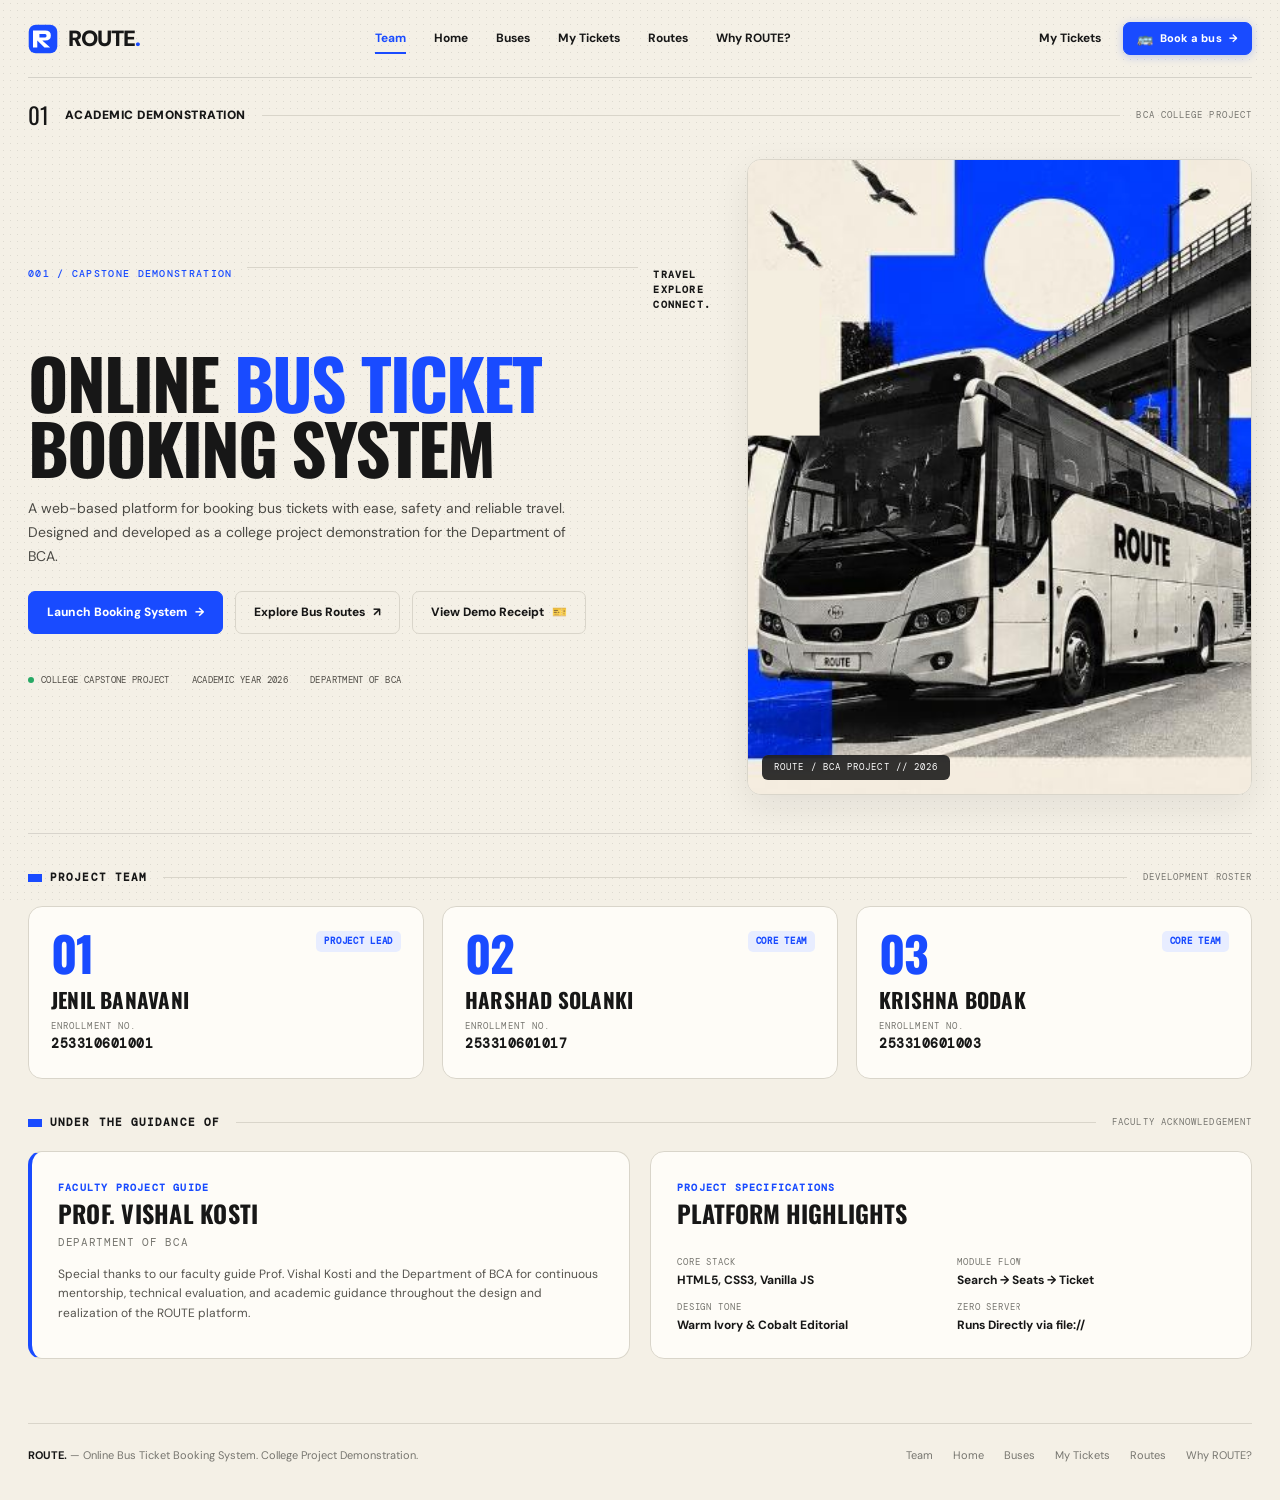
<file: index.html>
<!doctype html>
<html lang="en">
<head>
  <meta charset="utf-8">
  <meta name="viewport" content="width=device-width, initial-scale=1">
  <meta name="theme-color" content="#f4f0e6">
  <meta name="description" content="ROUTE — Online Bus Ticket Booking System. College project demonstration by Jenil Banavani and team, Department of BCA.">
  <title>Project Team & Academic Credits — ROUTE</title>
  <link rel="icon" href="assets/route-mark.svg" type="image/svg+xml">
  <script>
    try { sessionStorage.setItem('route_entered', 'true'); } catch (e) {}
  </script>
  <link rel="stylesheet" href="styles.css">
  <script src="app.js" defer></script>
</head>
<body>
  <div class="page-shell">
    <header class="site-header">
      <a class="brand" href="index.html" aria-label="ROUTE home">
        <img class="brand-mark" src="assets/route-mark.svg" alt="ROUTE logo">
        <span class="brand-word">ROUTE<span>.</span></span>
      </a>
      <nav class="nav-links" aria-label="Main navigation">
        <a href="index.html" class="active">Team</a>
        <a href="home.html?from=team">Home</a>
        <a href="buses.html">Buses</a>
        <a href="ticket.html">My Tickets</a>
        <a href="home.html?from=team#popular">Routes</a>
        <a href="home.html?from=team#why-route">Why ROUTE?</a>
      </nav>
      <div class="header-actions">
        <a href="ticket.html" class="text-button">My Tickets</a>
        <a href="home.html?from=team#search" class="btn small nav-bus-btn" aria-label="Book a Bus - Directs to Home search"><span class="nav-bus-icon">🚌</span> Book a bus <span>→</span></a>
      </div>
      <button class="menu-toggle" aria-label="Toggle navigation" aria-expanded="false">☰</button>
    </header>

    <main>
      <div class="page-topline">
        <span class="page-number">01</span>
        <span class="section-label">Academic Demonstration</span>
        <span class="serif-rule"></span>
        <span class="tiny-label">BCA College Project</span>
      </div>

      <section class="team-hero" aria-labelledby="team-hero-heading">
        <div class="team-hero-copy">
          <div class="micro-stack">
            <span class="eyebrow blue">001 / Capstone Demonstration</span>
            <span class="serif-rule"></span>
            <strong>Travel<br>Explore<br>Connect.</strong>
          </div>

          <h1 id="team-hero-heading">
            ONLINE <span>BUS TICKET</span> BOOKING SYSTEM
          </h1>

          <p class="team-hero-sub">
            A web-based platform for booking bus tickets with ease, safety and reliable travel. Designed and developed as a college project demonstration for the Department of BCA.
          </p>

          <div class="team-hero-actions">
            <a href="home.html?from=team" class="btn">Launch Booking System <span>→</span></a>
            <a href="buses.html" class="btn secondary">Explore Bus Routes <span>↗</span></a>
            <a href="ticket.html" class="btn secondary">View Demo Receipt <span>🎫</span></a>
          </div>

          <div class="hero-meta">
            <span><i class="status-dot"></i> College Capstone Project</span>
            <span>Academic Year 2026</span>
            <span>Department of BCA</span>
          </div>
        </div>

        <figure class="team-hero-art">
          <img src="assets/bus-clean.png" alt="Monochrome coach bus on highway with cobalt blue geometric shapes and flight patterns">
          <span class="team-hero-badge">ROUTE / BCA PROJECT // 2026</span>
        </figure>
      </section>

      <section class="team-roster-section" aria-labelledby="roster-heading">
        <div class="team-section-header">
          <span class="team-section-badge" id="roster-heading">Project Team</span>
          <span class="serif-rule"></span>
          <span class="tiny-label">Development Roster</span>
        </div>

        <div class="team-grid">
          <!-- Member 01 -->
          <article class="team-card">
            <div class="team-card-top">
              <span class="team-num">01</span>
              <span class="team-tag">Project Lead</span>
            </div>
            <div class="team-info">
              <h2>JENIL BANAVANI</h2>
              <div class="team-meta">
                <span>Enrollment No.</span>
                <strong>253310601001</strong>
              </div>
            </div>
          </article>

          <!-- Member 02 -->
          <article class="team-card">
            <div class="team-card-top">
              <span class="team-num">02</span>
              <span class="team-tag">Core Team</span>
            </div>
            <div class="team-info">
              <h2>HARSHAD SOLANKI</h2>
              <div class="team-meta">
                <span>Enrollment No.</span>
                <strong>253310601017</strong>
              </div>
            </div>
          </article>

          <!-- Member 03 -->
          <article class="team-card">
            <div class="team-card-top">
              <span class="team-num">03</span>
              <span class="team-tag">Core Team</span>
            </div>
            <div class="team-info">
              <h2>KRISHNA BODAK</h2>
              <div class="team-meta">
                <span>Enrollment No.</span>
                <strong>253310601003</strong>
              </div>
            </div>
          </article>
        </div>
      </section>

      <section class="team-guidance-section" aria-labelledby="guidance-heading">
        <div class="team-section-header">
          <span class="team-section-badge" id="guidance-heading">Under the Guidance Of</span>
          <span class="serif-rule"></span>
          <span class="tiny-label">Faculty Acknowledgement</span>
        </div>

        <div class="guidance-split">
          <article class="guide-card">
            <div>
              <span class="guide-role">Faculty Project Guide</span>
              <h2>PROF. VISHAL KOSTI</h2>
              <span class="guide-dept">Department of BCA</span>
            </div>
            <p class="guide-note">
              Special thanks to our faculty guide Prof. Vishal Kosti and the Department of BCA for continuous mentorship, technical evaluation, and academic guidance throughout the design and realization of the ROUTE platform.
            </p>
          </article>

          <article class="specs-card">
            <div>
              <span class="guide-role">Project Specifications</span>
              <h2 style="font-family:'Oswald',sans-serif;font-size:24px;text-transform:uppercase;margin:0 0 12px;color:var(--ink);">Platform Highlights</h2>
            </div>
            <div class="specs-grid">
              <div class="spec-item">
                <span>Core Stack</span>
                <strong>HTML5, CSS3, Vanilla JS</strong>
              </div>
              <div class="spec-item">
                <span>Module Flow</span>
                <strong>Search → Seats → Ticket</strong>
              </div>
              <div class="spec-item">
                <span>Design Tone</span>
                <strong>Warm Ivory & Cobalt Editorial</strong>
              </div>
              <div class="spec-item">
                <span>Zero Server</span>
                <strong>Runs Directly via file://</strong>
              </div>
            </div>
          </article>
        </div>
      </section>
    </main>

    <footer class="site-footer">
      <div>
        <strong>ROUTE.</strong> — Online Bus Ticket Booking System. College Project Demonstration.
      </div>
      <div class="footer-links">
        <a href="index.html">Team</a>
        <a href="home.html?from=team">Home</a>
        <a href="buses.html">Buses</a>
        <a href="ticket.html">My Tickets</a>
        <a href="home.html?from=team#popular">Routes</a>
        <a href="home.html?from=team#why-route">Why ROUTE?</a>
      </div>
    </footer>
  </div>
</body>
</html>
</file>
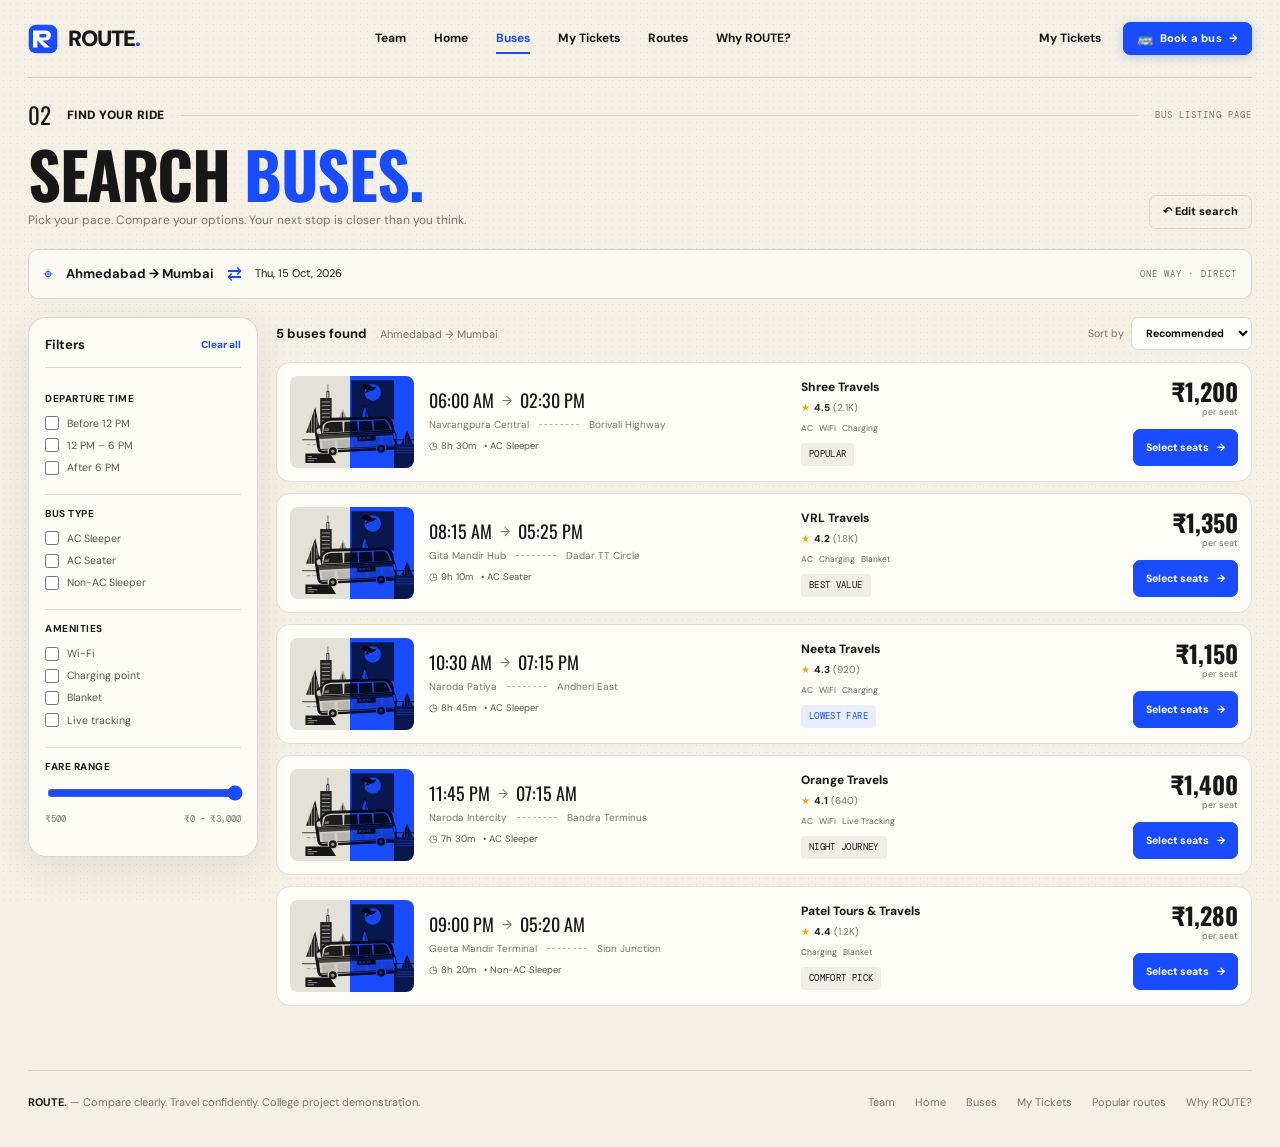
<file: buses.html>
<!doctype html>
<html lang="en">
<head>
  <meta charset="utf-8">
  <meta name="viewport" content="width=device-width, initial-scale=1">
  <meta name="theme-color" content="#f4f0e6">
  <meta name="description" content="Search buses on ROUTE. Compare fares, departure times, operators and bus amenities.">
  <title>Search Buses — ROUTE</title>
  <link rel="icon" href="assets/route-mark.svg" type="image/svg+xml">
  <link rel="stylesheet" href="styles.css">
  <script src="app.js" defer></script>
</head>
<body>
  <div class="page-shell">
    <header class="site-header">
      <a class="brand" href="home.html" aria-label="ROUTE home">
        <img class="brand-mark" src="assets/route-mark.svg" alt="ROUTE logo">
        <span class="brand-word">ROUTE<span>.</span></span>
      </a>
      <nav class="nav-links" aria-label="Main navigation">
        <a href="index.html">Team</a>
        <a href="home.html">Home</a>
        <a href="buses.html" class="active">Buses</a>
        <a href="ticket.html">My Tickets</a>
        <a href="home.html#popular">Routes</a>
        <a href="home.html#why-route">Why ROUTE?</a>
      </nav>
      <div class="header-actions">
        <a href="ticket.html" class="text-button">My Tickets</a>
        <a href="home.html#search" class="btn small nav-bus-btn" aria-label="Book a Bus - Directs to Home search"><span class="nav-bus-icon">🚌</span> Book a bus <span>→</span></a>
      </div>
      <button class="menu-toggle" aria-label="Toggle navigation" aria-expanded="false">☰</button>
    </header>

    <main>
      <div class="page-topline">
        <span class="page-number">02</span>
        <span class="section-label">Find your ride</span>
        <span class="serif-rule"></span>
        <span class="tiny-label">Bus listing page</span>
      </div>

      <div class="results-title">
        <div>
          <h1>Search <span>buses.</span></h1>
          <div class="results-subtitle">Pick your pace. Compare your options. Your next stop is closer than you think.</div>
        </div>
        <button class="btn secondary small" id="edit-search" type="button">↶ Edit search</button>
      </div>

      <div class="compact-search" style="margin-bottom:18px">
        <span class="blue" style="font-size:18px">⌖</span>
        <strong id="results-route">Ahmedabad → Mumbai</strong>
        <span class="arrow">⇄</span>
        <span id="results-date">Wed, 15 Oct 2026</span>
        <span style="margin-left:auto" class="tiny-label">One way · Direct</span>
      </div>

      <div class="results-layout">
        <aside class="panel filter-panel">
          <div class="panel-heading">
            <h3>Filters</h3>
            <button class="link-button" id="clear-filters" type="button">Clear all</button>
          </div>
          <div class="filter-columns">
            <div class="filter-group">
              <h4>Departure time</h4>
              <label class="check-row"><input class="time-check" type="checkbox" value="morning"> Before 12 PM</label>
              <label class="check-row"><input class="time-check" type="checkbox" value="afternoon"> 12 PM – 6 PM</label>
              <label class="check-row"><input class="time-check" type="checkbox" value="evening"> After 6 PM</label>
            </div>
            <div class="filter-group">
              <h4>Bus type</h4>
              <label class="check-row"><input class="filter-check" type="checkbox" value="AC Sleeper"> AC Sleeper</label>
              <label class="check-row"><input class="filter-check" type="checkbox" value="AC Seater"> AC Seater</label>
              <label class="check-row"><input class="filter-check" type="checkbox" value="Non-AC Sleeper"> Non-AC Sleeper</label>
            </div>
            <div class="filter-group">
              <h4>Amenities</h4>
              <label class="check-row"><input class="amenity-check" type="checkbox" value="WiFi"> Wi-Fi</label>
              <label class="check-row"><input class="amenity-check" type="checkbox" value="Charging"> Charging point</label>
              <label class="check-row"><input class="amenity-check" type="checkbox" value="Blanket"> Blanket</label>
              <label class="check-row"><input class="amenity-check" type="checkbox" value="Live Tracking"> Live tracking</label>
            </div>
            <div class="filter-group">
              <h4>Fare range</h4>
              <input class="range-input" id="fare-range" type="range" min="500" max="3000" step="50" value="3000" aria-label="Maximum fare">
              <div class="range-row">
                <span>₹500</span>
                <span id="fare-output">₹0 – ₹3,000</span>
              </div>
            </div>
          </div>
        </aside>

        <section aria-label="Available buses">
          <div class="list-tools">
            <div>
              <strong id="bus-count">5 buses found</strong>
              <span style="margin-left:9px" id="results-route-small">Ahmedabad → Mumbai</span>
            </div>
            <label style="display:flex;align-items:center;gap:7px;font-size:10.5px;color:var(--muted)">
              Sort by
              <select class="sort-select" id="sort-buses">
                <option value="recommended">Recommended</option>
                <option value="price">Lowest fare</option>
                <option value="departure">Departure time</option>
                <option value="rating">Top rated</option>
              </select>
            </label>
          </div>
          <div class="bus-list" id="bus-list" aria-live="polite"></div>
        </section>
      </div>
    </main>

    <footer class="site-footer">
      <div>
        <strong>ROUTE.</strong> — Compare clearly. Travel confidently. College project demonstration.
      </div>
      <div class="footer-links">
        <a href="index.html">Team</a>
        <a href="home.html">Home</a>
        <a href="buses.html">Buses</a>
        <a href="ticket.html">My Tickets</a>
        <a href="home.html#popular">Popular routes</a>
        <a href="home.html#why-route">Why ROUTE?</a>
      </div>
    </footer>
  </div>
</body>
</html>
</file>
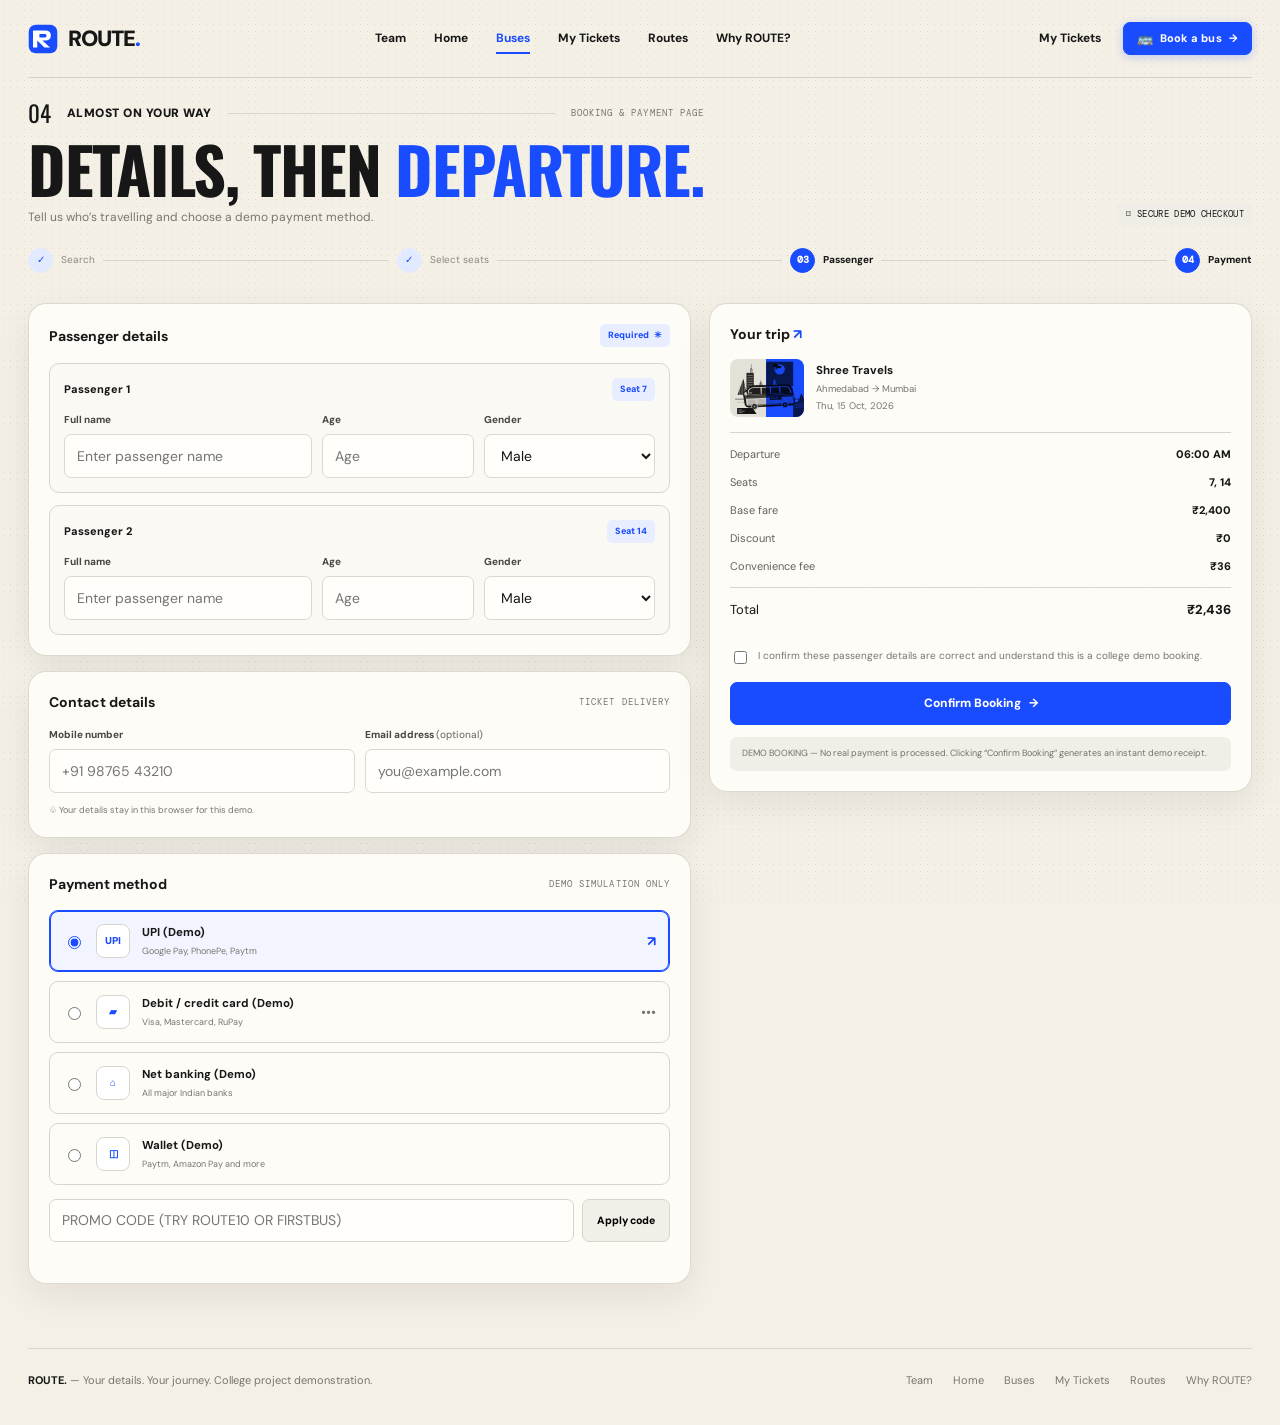
<file: checkout.html>
<!doctype html>
<html lang="en">
<head>
  <meta charset="utf-8">
  <meta name="viewport" content="width=device-width, initial-scale=1">
  <meta name="theme-color" content="#f4f0e6">
  <meta name="description" content="Passenger details and simulated payment for ROUTE bus tickets. College project demonstration.">
  <title>Passenger & Payment — ROUTE</title>
  <link rel="icon" href="assets/route-mark.svg" type="image/svg+xml">
  <link rel="stylesheet" href="styles.css">
  <script src="app.js" defer></script>
</head>
<body>
  <div class="page-shell">
    <header class="site-header">
      <a class="brand" href="home.html" aria-label="ROUTE home">
        <img class="brand-mark" src="assets/route-mark.svg" alt="ROUTE logo">
        <span class="brand-word">ROUTE<span>.</span></span>
      </a>
      <nav class="nav-links" aria-label="Main navigation">
        <a href="index.html">Team</a>
        <a href="home.html">Home</a>
        <a href="buses.html" class="active">Buses</a>
        <a href="ticket.html">My Tickets</a>
        <a href="home.html#popular">Routes</a>
        <a href="home.html#why-route">Why ROUTE?</a>
      </nav>
      <div class="header-actions">
        <a href="ticket.html" class="text-button">My Tickets</a>
        <a href="home.html#search" class="btn small nav-bus-btn" aria-label="Book a Bus - Directs to Home search"><span class="nav-bus-icon">🚌</span> Book a bus <span>→</span></a>
      </div>
      <button class="menu-toggle" aria-label="Toggle navigation" aria-expanded="false">☰</button>
    </header>

    <main>
      <div class="page-heading-row">
        <div>
          <div class="page-topline" style="margin:0 0 13px">
            <span class="page-number">04</span>
            <span class="section-label">Almost on your way</span>
            <span class="serif-rule"></span>
            <span class="tiny-label">Booking & payment page</span>
          </div>
          <h1 class="subpage-title">Details, then <span class="blue">departure.</span></h1>
          <p>Tell us who’s travelling and choose a demo payment method.</p>
        </div>
        <span class="mini-tag">⌑ Secure demo checkout</span>
      </div>

      <div class="flow-progress" aria-label="Booking progress">
        <div class="progress-step done"><span class="step-circle">✓</span><span>Search</span></div>
        <span class="progress-line"></span>
        <div class="progress-step done"><span class="step-circle">✓</span><span>Select seats</span></div>
        <span class="progress-line"></span>
        <div class="progress-step active"><span class="step-circle">03</span><span>Passenger</span></div>
        <span class="progress-line"></span>
        <div class="progress-step active"><span class="step-circle">04</span><span>Payment</span></div>
      </div>

      <form id="checkout-form" class="checkout-layout">
        <div class="checkout-main">
          <section class="panel checkout-card">
            <div class="card-title-row">
              <h3>Passenger details</h3>
              <span class="step-pill">Required <span>✳</span></span>
            </div>
            <div id="passenger-forms"></div>
          </section>

          <section class="panel checkout-card">
            <div class="card-title-row">
              <h3>Contact details</h3>
              <span class="tiny-label">Ticket delivery</span>
            </div>
            <div class="contact-grid">
              <div class="form-field">
                <label for="contact-phone">Mobile number</label>
                <input id="contact-phone" name="phone" type="tel" inputmode="tel" placeholder="+91 98765 43210" autocomplete="tel" required>
              </div>
              <div class="form-field">
                <label for="contact-email">Email address <span class="muted" style="font-weight:500">(optional)</span></label>
                <input id="contact-email" name="email" type="email" placeholder="you@example.com" autocomplete="email">
              </div>
            </div>
            <div class="secure-note">♧ Your details stay in this browser for this demo.</div>
          </section>

          <section class="panel checkout-card">
            <div class="card-title-row">
              <h3>Payment method</h3>
              <span class="tiny-label">Demo simulation only</span>
            </div>
            <label class="payment-option">
              <input type="radio" name="payment" value="upi" checked>
              <span class="payment-symbol">UPI</span>
              <span style="flex:1"><strong>UPI (Demo)</strong><small>Google Pay, PhonePe, Paytm</small></span>
              <span class="blue" style="font-weight:800">↗</span>
            </label>
            <label class="payment-option">
              <input type="radio" name="payment" value="card">
              <span class="payment-symbol">▰</span>
              <span style="flex:1"><strong>Debit / credit card (Demo)</strong><small>Visa, Mastercard, RuPay</small></span>
              <span class="muted">•••</span>
            </label>
            <label class="payment-option">
              <input type="radio" name="payment" value="netbanking">
              <span class="payment-symbol">⌂</span>
              <span style="flex:1"><strong>Net banking (Demo)</strong><small>All major Indian banks</small></span>
            </label>
            <label class="payment-option">
              <input type="radio" name="payment" value="wallet">
              <span class="payment-symbol">◫</span>
              <span style="flex:1"><strong>Wallet (Demo)</strong><small>Paytm, Amazon Pay and more</small></span>
            </label>
            <div class="offer-row">
              <input id="offer-code" type="text" placeholder="Promo code (try ROUTE10 or FIRSTBUS)" aria-label="Promo code">
              <button type="button" id="apply-offer">Apply code</button>
            </div>
            <div id="offer-message" class="offer-message" aria-live="polite"></div>
          </section>
        </div>

        <aside class="panel summary-panel checkout-summary">
          <h3>Your trip <span class="blue">↗</span></h3>
          <div class="summary-bus">
            <div class="bus-thumb"><img src="assets/coach-collage.svg" alt="Coach bus"></div>
            <div>
              <strong id="checkout-bus-name">Shree Travels</strong>
              <small id="checkout-bus-route">Ahmedabad → Mumbai</small>
              <span id="checkout-route" style="display:none">Ahmedabad → Mumbai</span>
              <small id="checkout-date">Wed, 15 Oct 2026</small>
            </div>
          </div>
          <div class="summary-rows">
            <div class="summary-row"><span>Departure</span><strong id="checkout-depart">06:00 AM</strong></div>
            <div class="summary-row"><span>Seats</span><strong id="checkout-seats">7, 14</strong></div>
            <div class="summary-row"><span>Base fare</span><strong id="checkout-base">₹2,400</strong></div>
            <div class="summary-row"><span>Discount</span><strong id="checkout-discount">₹0</strong></div>
            <div class="summary-row"><span>Convenience fee</span><strong id="checkout-fee">₹36</strong></div>
            <div class="summary-row total"><span>Total</span><strong id="checkout-total">₹2,436</strong></div>
          </div>
          <label class="terms-check">
            <input type="checkbox" id="agree-terms" required>
            <span>I confirm these passenger details are correct and understand this is a college demo booking.</span>
          </label>
          <button class="btn full" type="submit" id="confirm-booking-btn">Confirm Booking <span>→</span></button>
          <p class="summary-note" style="margin-top:12px;margin-bottom:0">DEMO BOOKING — No real payment is processed. Clicking “Confirm Booking” generates an instant demo receipt.</p>
        </aside>
      </form>
    </main>

    <footer class="site-footer">
      <div>
        <strong>ROUTE.</strong> — Your details. Your journey. College project demonstration.
      </div>
      <div class="footer-links">
        <a href="index.html">Team</a>
        <a href="home.html">Home</a>
        <a href="buses.html">Buses</a>
        <a href="ticket.html">My Tickets</a>
        <a href="home.html#popular">Routes</a>
        <a href="home.html#why-route">Why ROUTE?</a>
      </div>
    </footer>
  </div>
</body>
</html>
</file>
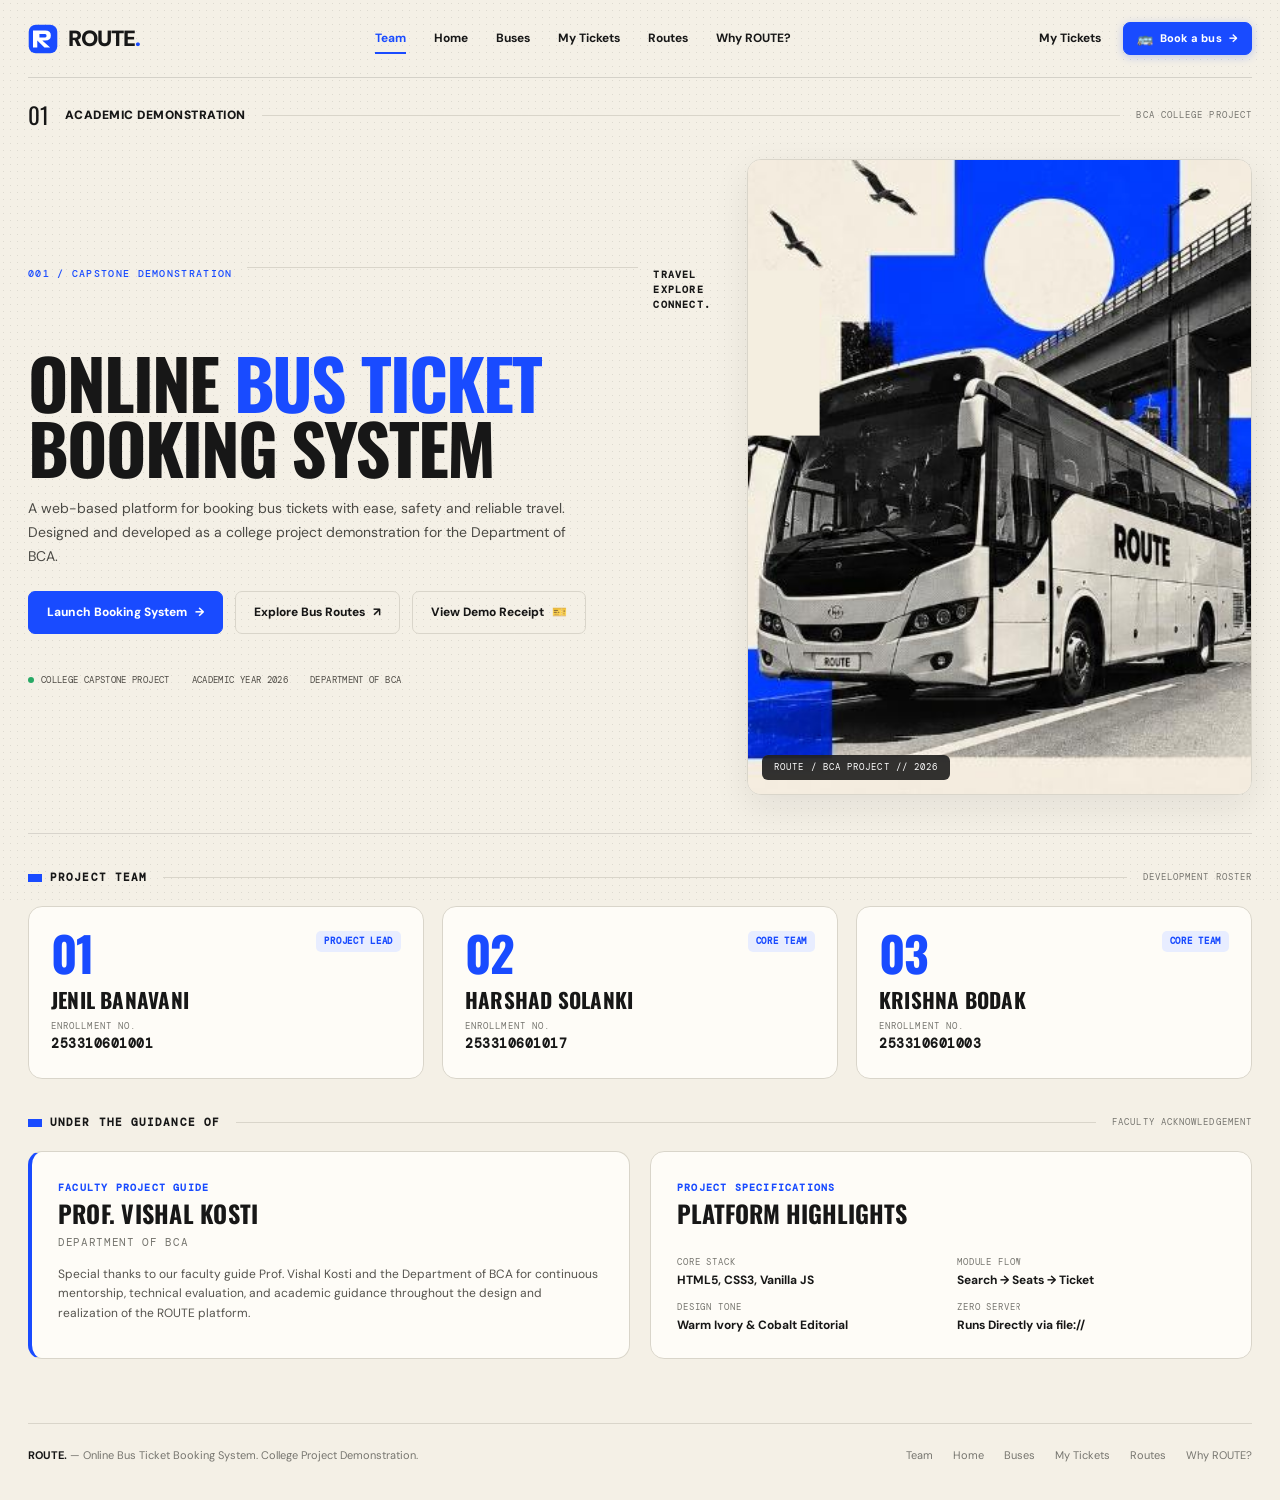
<file: home.html>
<!doctype html>
<html lang="en">
<head>
  <meta charset="utf-8">
  <meta name="viewport" content="width=device-width, initial-scale=1">
  <meta name="theme-color" content="#f4f0e6">
  <meta name="description" content="Find your next stop with ROUTE. Explore bus routes, compare fares and book your journey online. College project demonstration.">
  <title>ROUTE — Online Bus Ticket Booking System</title>
  <link rel="icon" href="assets/route-mark.svg" type="image/svg+xml">
  <script>
    (function () {
      try {
        var params = new URLSearchParams(window.location.search);
        var fromTeam = params.get('from') === 'team';
        var refIsTeam = document.referrer && (document.referrer.indexOf('index.html') !== -1 || document.referrer.indexOf('project-team.html') !== -1);
        if (fromTeam || refIsTeam) {
          sessionStorage.setItem('route_entered', 'true');
        }
        if (!sessionStorage.getItem('route_entered')) {
          window.location.replace('index.html');
        }
      } catch (e) {
        if (!document.referrer || document.referrer.indexOf('index') === -1) {
          window.location.replace('index.html');
        }
      }
    })();
  </script>
  <link rel="stylesheet" href="styles.css">
  <script src="app.js" defer></script>
</head>
<body>
  <div class="page-shell">
    <header class="site-header">
      <a class="brand" href="home.html" aria-label="ROUTE home">
        <img class="brand-mark" src="assets/route-mark.svg" alt="ROUTE logo">
        <span class="brand-word">ROUTE<span>.</span></span>
      </a>
      <nav class="nav-links" aria-label="Main navigation">
        <a href="index.html">Team</a>
        <a href="home.html" class="active">Home</a>
        <a href="buses.html">Buses</a>
        <a href="ticket.html">My Tickets</a>
        <a href="#popular">Routes</a>
        <a href="#why-route">Why ROUTE?</a>
      </nav>
      <div class="header-actions">
        <a href="ticket.html" class="text-button">My Tickets</a>
        <a href="#search" class="btn small nav-bus-btn" aria-label="Book a Bus - Directs to Home search"><span class="nav-bus-icon">🚌</span> Book a bus <span>↓</span></a>
      </div>
      <button class="menu-toggle" aria-label="Toggle navigation" aria-expanded="false">☰</button>
    </header>

    <main>
      <section class="hero" aria-labelledby="hero-title">
        <div class="hero-copy">
          <div class="micro-stack">
            <span class="eyebrow blue">001 / Travel made clear</span>
            <span class="serif-rule"></span>
            <strong>Explore<br>Connect<br>Go further.</strong>
          </div>
          <h1 id="hero-title">Your next stop <span>starts here.</span></h1>
          <p class="hero-sub">Less planning. More places. Find a bus that fits your route, your time, and your kind of journey.</p>
          <div style="display:flex;gap:10px;flex-wrap:wrap">
            <a href="#search" class="btn">Find your bus <span>→</span></a>
            <a href="ticket.html" class="btn secondary">View My Tickets <span>↘</span></a>
          </div>
          <div class="hero-meta">
            <span><i class="status-dot"></i> 1,000+ destinations</span>
            <span>Zero booking fees</span>
            <span>Verified operators</span>
          </div>
        </div>

        <figure class="hero-art">
          <img src="assets/bus-clean.png" alt="ROUTE express coach bus with cobalt graphic shapes and flight patterns">
          <figcaption class="art-caption">ROUTE EXPRESS COACH // DEPT OF BCA</figcaption>
        </figure>
      </section>

      <section id="search" aria-label="Bus search">
        <form class="booking-search" id="trip-search-form">
          <div class="search-field">
            <span class="icon search-icon">📍</span>
            <div style="flex:1">
              <label for="from-city">From</label>
              <select id="from-city" name="from">
                <option value="Ahmedabad" selected>Ahmedabad (AHM)</option>
                <option value="Surat">Surat (SUR)</option>
                <option value="Vadodara">Vadodara (BDQ)</option>
                <option value="Rajkot">Rajkot (RAJ)</option>
                <option value="Mumbai">Mumbai (BOM)</option>
                <option value="Pune">Pune (PUN)</option>
              </select>
            </div>
            <button type="button" class="swap-btn" id="swap-cities" title="Swap cities" aria-label="Swap cities">⇄</button>
          </div>

          <div class="search-field">
            <span class="icon search-icon">🎯</span>
            <div style="flex:1">
              <label for="to-city">To</label>
              <select id="to-city" name="to">
                <option value="Mumbai" selected>Mumbai (BOM)</option>
                <option value="Pune">Pune (PUN)</option>
                <option value="Ahmedabad">Ahmedabad (AHM)</option>
                <option value="Surat">Surat (SUR)</option>
                <option value="Vadodara">Vadodara (BDQ)</option>
                <option value="Goa">Goa (GOI)</option>
              </select>
            </div>
          </div>

          <div class="search-field">
            <span class="icon search-icon">📅</span>
            <div style="flex:1">
              <label for="travel-date">Date of Journey</label>
              <input type="date" id="travel-date" name="date" value="2026-10-15">
            </div>
          </div>

          <button type="submit" class="btn search-submit">Search buses <span>→</span></button>
        </form>
      </section>

      <section id="popular" class="popular-routes" aria-label="Popular routes">
        <span class="tiny-label">Popular routes</span>
        <button type="button" class="route-chip" data-from="Ahmedabad" data-to="Mumbai">Ahmedabad → Mumbai <span class="blue">from ₹1,150</span></button>
        <button type="button" class="route-chip" data-from="Surat" data-to="Pune">Surat → Pune <span class="blue">from ₹950</span></button>
        <button type="button" class="route-chip" data-from="Vadodara" data-to="Mumbai">Vadodara → Mumbai <span class="blue">from ₹850</span></button>
        <button type="button" class="route-chip" data-from="Mumbai" data-to="Goa">Mumbai → Goa <span class="blue">from ₹1,400</span></button>
      </section>

      <section class="stats-row" aria-label="Platform highlights">
        <article class="stat-card">
          <div>
            <strong>12K+</strong>
            <div class="tiny-label" style="margin-top:4px">Monthly riders</div>
          </div>
          <span>Fast, reliable journeys planned daily</span>
        </article>
        <article class="stat-card">
          <div>
            <strong>48+</strong>
            <div class="tiny-label" style="margin-top:4px">Connected hubs</div>
          </div>
          <span>Major terminals and local stop networks</span>
        </article>
        <article class="stat-card">
          <div>
            <strong>4.8★</strong>
            <div class="tiny-label" style="margin-top:4px">Rider rating</div>
          </div>
          <span>Consistently trusted passenger experience</span>
        </article>
        <article class="stat-card">
          <div>
            <strong>100%</strong>
            <div class="tiny-label" style="margin-top:4px">Instant seats</div>
          </div>
          <span>Live seat confirmation with demo receipt</span>
        </article>
      </section>

      <section id="why-route" style="margin-top:54px" aria-label="Why choose ROUTE">
        <div class="page-topline">
          <span class="page-number">01</span>
          <span class="section-label">Why ROUTE?</span>
          <span class="serif-rule"></span>
          <span class="tiny-label">Built for modern travel</span>
        </div>
        <div style="display:grid;grid-template-columns:repeat(auto-fit,minmax(280px,1fr));gap:18px;margin-top:16px">
          <article class="panel" style="padding:22px">
            <span class="mini-tag blue-tag" style="margin-bottom:12px">Smart Booking</span>
            <h3 style="font-size:16px;margin:0 0 8px">Interactive Seat Selection</h3>
            <p style="color:var(--muted);font-size:12px;line-height:1.6;margin:0">Choose lower or upper deck sleepers with real-time pricing and dynamic total calculation.</p>
          </article>
          <article class="panel" style="padding:22px">
            <span class="mini-tag blue-tag" style="margin-bottom:12px">Instant Confirmation</span>
            <h3 style="font-size:16px;margin:0 0 8px">Realistic Demo E-Tickets</h3>
            <p style="color:var(--muted);font-size:12px;line-height:1.6;margin:0">Generates branded booking IDs, scannable QR verification codes, passenger rosters, and fare summaries.</p>
          </article>
          <article class="panel" style="padding:22px">
            <span class="mini-tag blue-tag" style="margin-bottom:12px">College Showcase</span>
            <h3 style="font-size:16px;margin:0 0 8px">Academic BCA Project</h3>
            <p style="color:var(--muted);font-size:12px;line-height:1.6;margin:0">Built by Jenil Banavani, Harshad Solanki &amp; Krishna Bodak under the guidance of Prof. Vishal Kosti, Department of BCA.</p>
          </article>
        </div>
      </section>
    </main>

    <footer class="site-footer">
      <div>
        <strong>ROUTE.</strong> — Online Bus Ticket Booking System. College Project Demonstration.
      </div>
      <div class="footer-links">
        <a href="index.html">Team</a>
        <a href="home.html">Home</a>
        <a href="buses.html">Buses</a>
        <a href="ticket.html">My Tickets</a>
        <a href="#popular">Routes</a>
        <a href="#why-route">Why ROUTE?</a>
      </div>
    </footer>
  </div>
</body>
</html>
</file>
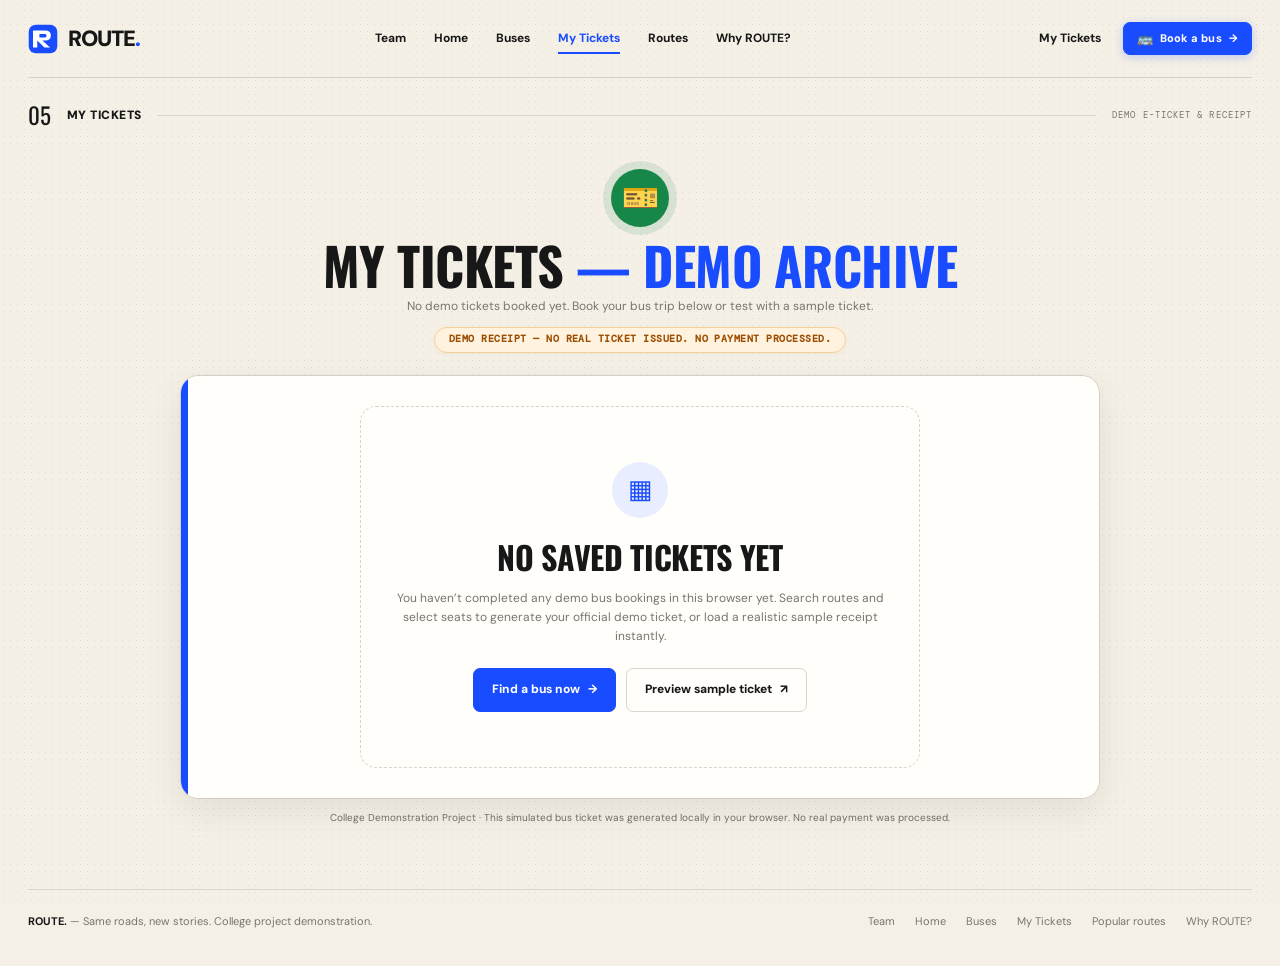
<file: my-tickets.html>
<!doctype html>
<html lang="en">
<head>
  <meta charset="utf-8">
  <meta http-equiv="refresh" content="0; url=ticket.html">
  <title>My Tickets — ROUTE</title>
  <script>location.replace('ticket.html');</script>
</head>
<body>
  <p>Loading My Tickets... <a href="ticket.html">Click here if not redirected automatically</a>.</p>
</body>
</html>
</file>
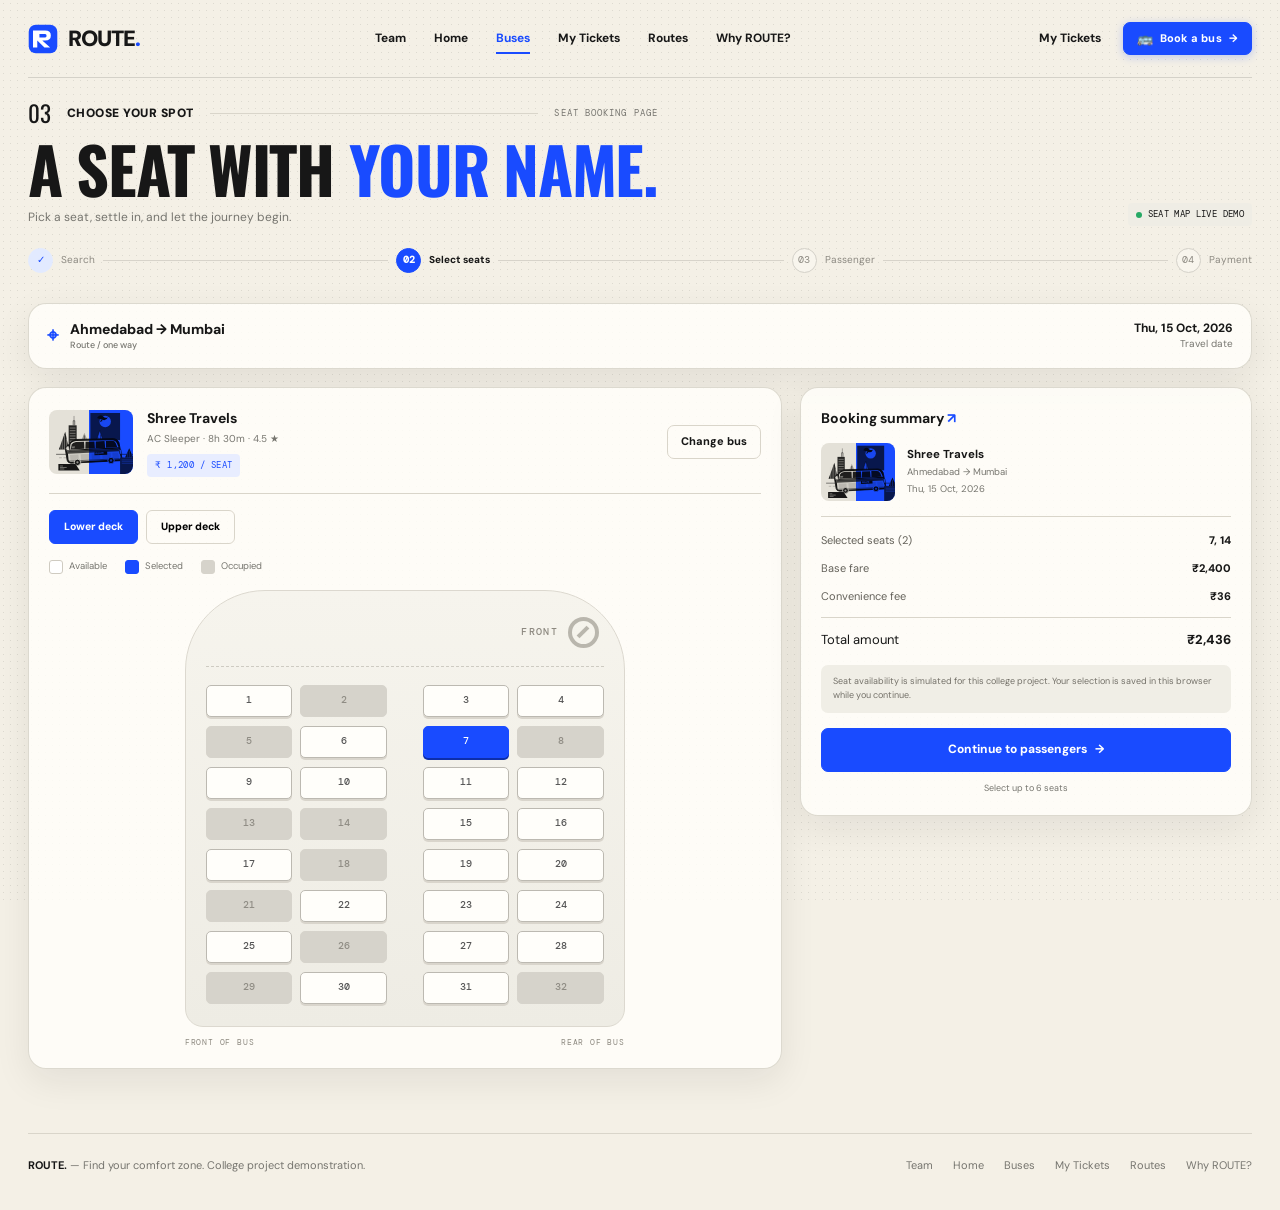
<file: seats.html>
<!doctype html>
<html lang="en">
<head>
  <meta charset="utf-8">
  <meta name="viewport" content="width=device-width, initial-scale=1">
  <meta name="theme-color" content="#f4f0e6">
  <meta name="description" content="Select your preferred bus seat on ROUTE. Live interactive cabin seat layout for lower and upper deck sleepers.">
  <title>Choose Seats — ROUTE</title>
  <link rel="icon" href="assets/route-mark.svg" type="image/svg+xml">
  <link rel="stylesheet" href="styles.css">
  <script src="app.js" defer></script>
</head>
<body>
  <div class="page-shell">
    <header class="site-header">
      <a class="brand" href="home.html" aria-label="ROUTE home">
        <img class="brand-mark" src="assets/route-mark.svg" alt="ROUTE logo">
        <span class="brand-word">ROUTE<span>.</span></span>
      </a>
      <nav class="nav-links" aria-label="Main navigation">
        <a href="index.html">Team</a>
        <a href="home.html">Home</a>
        <a href="buses.html" class="active">Buses</a>
        <a href="ticket.html">My Tickets</a>
        <a href="home.html#popular">Routes</a>
        <a href="home.html#why-route">Why ROUTE?</a>
      </nav>
      <div class="header-actions">
        <a href="ticket.html" class="text-button">My Tickets</a>
        <a href="home.html#search" class="btn small nav-bus-btn" aria-label="Book a Bus - Directs to Home search"><span class="nav-bus-icon">🚌</span> Book a bus <span>→</span></a>
      </div>
      <button class="menu-toggle" aria-label="Toggle navigation" aria-expanded="false">☰</button>
    </header>

    <main>
      <div class="page-heading-row">
        <div>
          <div class="page-topline" style="margin:0 0 13px">
            <span class="page-number">03</span>
            <span class="section-label">Choose your spot</span>
            <span class="serif-rule"></span>
            <span class="tiny-label">Seat booking page</span>
          </div>
          <h1 class="subpage-title">A seat with <span class="blue">your name.</span></h1>
          <p>Pick a seat, settle in, and let the journey begin.</p>
        </div>
        <span class="mini-tag"><i class="status-dot"></i> Seat map live demo</span>
      </div>

      <div class="flow-progress" aria-label="Booking progress">
        <div class="progress-step done"><span class="step-circle">✓</span><span>Search</span></div>
        <span class="progress-line"></span>
        <div class="progress-step active"><span class="step-circle">02</span><span>Select seats</span></div>
        <span class="progress-line"></span>
        <div class="progress-step"><span class="step-circle">03</span><span>Passenger</span></div>
        <span class="progress-line"></span>
        <div class="progress-step"><span class="step-circle">04</span><span>Payment</span></div>
      </div>

      <div class="panel journey-strip">
        <div class="journey-city">
          <span class="blue" style="font-size:20px">⌖</span>
          <div>
            <span id="seat-route">Ahmedabad → Mumbai</span>
            <small>Route / one way</small>
          </div>
        </div>
        <div class="journey-date">
          <strong id="seat-date">Wed, 15 Oct 2026</strong>
          <span>Travel date</span>
        </div>
      </div>

      <div class="seat-layout">
        <section class="panel seat-panel" aria-label="Bus seat selection">
          <div class="bus-ident">
            <div class="bus-thumb"><img src="assets/coach-collage.svg" alt="Coach bus"></div>
            <div style="min-width:0;flex:1">
              <h3 id="seat-bus-name">Shree Travels</h3>
              <p id="seat-bus-meta">AC Sleeper · 8h 30m · 4.5 ★</p>
              <span class="mini-tag blue-tag" style="margin-top:8px">₹ <span id="seat-price">1,200</span> / seat</span>
            </div>
            <button class="btn secondary small" type="button" id="back-to-buses">Change bus</button>
          </div>

          <div class="deck-tabs" role="group" aria-label="Choose bus deck">
            <button class="deck-tab active" data-deck="lower" type="button">Lower deck</button>
            <button class="deck-tab" data-deck="upper" type="button">Upper deck</button>
          </div>

          <div class="seat-legend">
            <span><i class="legend-box"></i> Available</span>
            <span><i class="legend-box selected"></i> Selected</span>
            <span><i class="legend-box occupied"></i> Occupied</span>
          </div>

          <div class="bus-cabin">
            <div class="driver-row">
              <span class="eyebrow" style="margin-right:10px;align-self:center;color:#8d8980">Front</span>
              <span class="driver-wheel" aria-label="Driver wheel"></span>
            </div>
            <div id="seat-grid" class="seat-grid" aria-label="Seat map"></div>
          </div>

          <div class="seat-caption">
            <span>Front of bus</span>
            <span>Rear of bus</span>
          </div>
        </section>

        <aside class="panel summary-panel">
          <h3>Booking summary <span class="blue">↗</span></h3>
          <div class="summary-bus">
            <div class="bus-thumb"><img src="assets/coach-collage.svg" alt="Coach bus"></div>
            <div>
              <strong id="summary-bus-name">Shree Travels</strong>
              <small id="summary-bus-route">Ahmedabad → Mumbai</small>
              <small id="summary-bus-date">Wed, 15 Oct 2026</small>
            </div>
          </div>
          <div class="summary-rows">
            <div class="summary-row"><span>Selected seats (<span id="selected-seat-count">0</span>)</span><strong id="selected-seat-list">None selected</strong></div>
            <div class="summary-row"><span>Base fare</span><strong id="seat-base-fare">₹0</strong></div>
            <div class="summary-row"><span>Convenience fee</span><strong id="seat-fee">₹0</strong></div>
            <div class="summary-row total"><span>Total amount</span><strong id="seat-total">₹0</strong></div>
          </div>
          <p class="summary-note">Seat availability is simulated for this college project. Your selection is saved in this browser while you continue.</p>
          <button class="btn full" id="continue-seats" type="button" disabled>Continue to passengers <span>→</span></button>
          <div style="font-size:9px;color:var(--muted);text-align:center;margin-top:10px">Select up to 6 seats</div>
        </aside>
      </div>
    </main>

    <footer class="site-footer">
      <div>
        <strong>ROUTE.</strong> — Find your comfort zone. College project demonstration.
      </div>
      <div class="footer-links">
        <a href="index.html">Team</a>
        <a href="home.html">Home</a>
        <a href="buses.html">Buses</a>
        <a href="ticket.html">My Tickets</a>
        <a href="home.html#popular">Routes</a>
        <a href="home.html#why-route">Why ROUTE?</a>
      </div>
    </footer>
  </div>
</body>
</html>
</file>
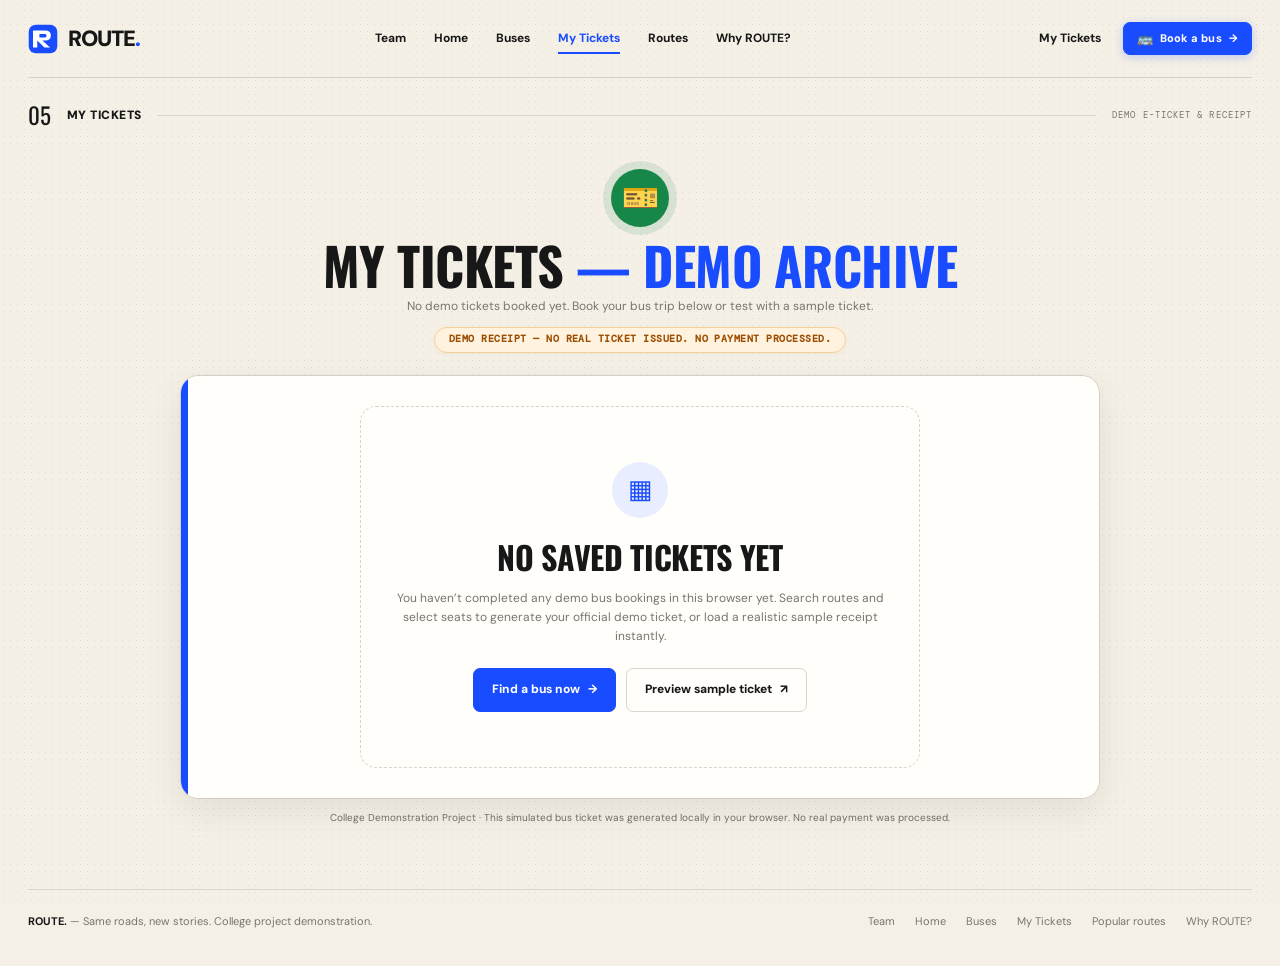
<file: ticket.html>
<!doctype html>
<html lang="en">
<head>
  <meta charset="utf-8">
  <meta name="viewport" content="width=device-width, initial-scale=1">
  <meta name="theme-color" content="#f4f0e6">
  <meta name="description" content="ROUTE Demo Bus Ticket & Booking Receipt. College project demonstration.">
  <title>Booking Confirmation & My Tickets — ROUTE</title>
  <link rel="icon" href="assets/route-mark.svg" type="image/svg+xml">
  <link rel="stylesheet" href="styles.css">
  <script src="app.js" defer></script>
</head>
<body>
  <div class="page-shell">
    <header class="site-header">
      <a class="brand" href="home.html" aria-label="ROUTE home">
        <img class="brand-mark" src="assets/route-mark.svg" alt="ROUTE logo">
        <span class="brand-word">ROUTE<span>.</span></span>
      </a>
      <nav class="nav-links" aria-label="Main navigation">
        <a href="index.html">Team</a>
        <a href="home.html">Home</a>
        <a href="buses.html">Buses</a>
        <a href="ticket.html" class="active">My Tickets</a>
        <a href="home.html#popular">Routes</a>
        <a href="home.html#why-route">Why ROUTE?</a>
      </nav>
      <div class="header-actions">
        <a href="ticket.html" class="text-button">My Tickets</a>
        <a href="home.html#search" class="btn small nav-bus-btn" aria-label="Book a Bus - Directs to Home search"><span class="nav-bus-icon">🚌</span> Book a bus <span>→</span></a>
      </div>
      <button class="menu-toggle" aria-label="Toggle navigation" aria-expanded="false">☰</button>
    </header>

    <main>
      <div class="page-topline">
        <span class="page-number">05</span>
        <span class="section-label" id="page-section-label">All aboard</span>
        <span class="serif-rule"></span>
        <span class="tiny-label" id="page-tiny-label">Demo E-Ticket & Receipt</span>
      </div>

      <div class="confirmation-header" id="confirmation-header">
        <div class="success-mark" id="ticket-status-icon">✓</div>
        <h1 id="ticket-header-title">Booking <span>Confirmed — Demo</span></h1>
        <p id="ticket-header-sub">Your demo booking receipt is ready. Keep this ticket handy before boarding.</p>
        <div class="demo-tag-pill">DEMO RECEIPT — No real ticket issued. No payment processed.</div>
      </div>

      <section class="ticket-wrap" aria-label="Your demo bus ticket">
        <div class="ticket" id="ticket-root"></div>

        <div class="ticket-actions" id="ticket-actions">
          <button class="btn" id="download-ticket" type="button">↧ Download Receipt</button>
          <button class="btn secondary" id="print-ticket" type="button">⎙ Print Receipt</button>
          <button class="btn secondary" id="book-another-ticket" type="button">↻ Book Another Ticket</button>
          <button class="btn secondary" id="share-ticket" type="button">↗ Share Details</button>
        </div>

        <div class="demo-banner">
          College Demonstration Project · This simulated bus ticket was generated locally in your browser. No real payment was processed.
        </div>
      </section>
    </main>

    <footer class="site-footer">
      <div>
        <strong>ROUTE.</strong> — Same roads, new stories. College project demonstration.
      </div>
      <div class="footer-links">
        <a href="index.html">Team</a>
        <a href="home.html">Home</a>
        <a href="buses.html">Buses</a>
        <a href="ticket.html">My Tickets</a>
        <a href="home.html#popular">Popular routes</a>
        <a href="home.html#why-route">Why ROUTE?</a>
      </div>
    </footer>
  </div>
</body>
</html>
</file>
<file: styles.css>
@import url('https://fonts.googleapis.com/css2?family=DM+Mono:wght@400;500;700&family=DM+Sans:wght@400;500;600;700;800&family=Oswald:wght@500;600;700&display=swap');

/* ==========================================================================
   ROUTE — Online Bus Ticket Booking System
   Unified Design Tokens & Global Styles
   ========================================================================== */

:root {
  --paper: #f4f0e6;
  --paper-light: #fbf9f3;
  --ink: #171717;
  --muted: #76756f;
  --line: #d9d5ca;
  --blue: #194bff;
  --blue-dark: #1037cf;
  --green: #148447;
  --white: #fffefa;
  --shadow: 0 12px 36px rgba(26, 25, 22, 0.08);
  --radius: 18px;
}

*, *::before, *::after {
  box-sizing: border-box;
}

html {
  scroll-behavior: smooth;
}

body {
  margin: 0;
  background-color: var(--paper);
  color: var(--ink);
  font-family: 'DM Sans', -apple-system, BlinkMacSystemFont, 'Segoe UI', Roboto, sans-serif;
  font-size: 14px;
  line-height: 1.45;
  min-height: 100vh;
  position: relative;
}

body::before {
  content: "";
  position: fixed;
  inset: 0;
  pointer-events: none;
  opacity: 0.16;
  z-index: -1;
  background-image: radial-gradient(#6b685f 0.55px, transparent 0.65px);
  background-size: 7px 7px;
}

a {
  color: inherit;
  text-decoration: none;
}

button, input, select {
  font: inherit;
}

button {
  cursor: pointer;
}

img {
  display: block;
  max-width: 100%;
}

/* Typography Utilities */
.mono { font-family: 'DM Mono', monospace; }
.eyebrow {
  font-family: 'DM Mono', monospace;
  text-transform: uppercase;
  letter-spacing: 0.13em;
  font-size: 10px;
  font-weight: 500;
}
.blue { color: var(--blue); }
.muted { color: var(--muted); }
.serif-rule {
  height: 1px;
  background: var(--line);
  flex: 1;
  min-width: 18px;
}

/* Page Shell & Navigation */
.page-shell {
  max-width: 1420px;
  padding: 0 28px;
  margin: 0 auto;
}

.site-header {
  height: 78px;
  display: flex;
  align-items: center;
  gap: 34px;
  border-bottom: 1px solid rgba(23, 23, 23, 0.14);
  position: relative;
  z-index: 100;
}

.brand {
  display: inline-flex;
  align-items: center;
  gap: 10px;
  font-size: 23px;
  font-weight: 900;
  letter-spacing: -1.3px;
  flex-shrink: 0;
}

.brand-mark {
  width: 30px;
  height: 30px;
}

.brand-word span {
  color: var(--blue);
}

.nav-links {
  display: flex;
  align-items: center;
  gap: 28px;
  margin: auto;
  font-size: 12px;
  font-weight: 700;
}

.nav-links a {
  position: relative;
  padding: 8px 0;
  transition: color 0.18s;
}

.nav-links a:hover,
.nav-links a.active {
  color: var(--blue);
}

.nav-links a:hover::after,
.nav-links a.active::after {
  content: "";
  position: absolute;
  bottom: 1px;
  left: 0;
  right: 0;
  height: 2px;
  background: var(--blue);
}

.header-actions {
  display: flex;
  gap: 10px;
  align-items: center;
}

.text-button {
  border: 0;
  background: transparent;
  font-size: 12px;
  font-weight: 700;
  padding: 10px 12px;
  cursor: pointer;
  color: var(--ink);
  transition: color 0.18s;
}

.text-button:hover {
  color: var(--blue);
}

.btn {
  display: inline-flex;
  align-items: center;
  justify-content: center;
  gap: 8px;
  border: 1px solid var(--blue);
  background: var(--blue);
  color: #fff;
  padding: 12px 18px;
  border-radius: 7px;
  font-weight: 800;
  font-size: 12px;
  text-decoration: none;
  cursor: pointer;
  transition: transform 0.18s, background 0.18s, border-color 0.18s, color 0.18s;
  white-space: nowrap;
}

.btn:hover {
  background: var(--blue-dark);
  border-color: var(--blue-dark);
  color: #fff;
  transform: translateY(-1px);
}

.btn.secondary {
  background: transparent;
  color: var(--ink);
  border-color: var(--line);
}

.btn.secondary:hover {
  border-color: var(--blue);
  color: var(--blue);
  background: rgba(25, 75, 255, 0.05);
}

.btn.small {
  padding: 8px 13px;
  font-size: 11px;
}

.nav-bus-btn {
  display: inline-flex;
  align-items: center;
  gap: 7px;
  background: var(--blue);
  color: #fff;
  border-radius: 7px;
  padding: 8px 14px;
  font-weight: 800;
  letter-spacing: 0.2px;
  box-shadow: 0 2px 8px rgba(25, 75, 255, 0.25);
  transition: transform 0.18s, background 0.18s, box-shadow 0.18s;
}

.nav-bus-btn:hover {
  background: var(--blue-dark);
  transform: translateY(-1px);
  box-shadow: 0 4px 14px rgba(25, 75, 255, 0.35);
}

.nav-bus-icon {
  font-size: 13px;
  line-height: 1;
}

.btn.full {
  width: 100%;
}

.btn:disabled {
  opacity: 0.45;
  cursor: not-allowed;
  transform: none;
}

.menu-toggle {
  display: none;
  border: 1px solid var(--line);
  border-radius: 8px;
  background: var(--paper-light);
  width: 38px;
  height: 38px;
  font-size: 20px;
  align-items: center;
  justify-content: center;
  padding: 0;
}

/* Page Topline */
.page-topline {
  display: flex;
  align-items: center;
  gap: 16px;
  margin: 26px 0 16px;
}

.page-number {
  font-family: 'Oswald', sans-serif;
  font-size: 23px;
  line-height: 1;
}

.section-label {
  font-size: 12px;
  font-weight: 900;
  text-transform: uppercase;
  letter-spacing: 0.04em;
}

.tiny-label {
  font-family: 'DM Mono', monospace;
  font-size: 9px;
  letter-spacing: 0.12em;
  text-transform: uppercase;
  color: var(--muted);
  white-space: nowrap;
}

/* Form Controls & Panels */
.panel {
  background: rgba(255, 254, 250, 0.85);
  border: 1px solid rgba(217, 213, 202, 0.9);
  border-radius: var(--radius);
  box-shadow: var(--shadow);
}

.form-field {
  display: flex;
  flex-direction: column;
  gap: 6px;
  min-width: 0;
}

.form-field label {
  font-size: 10px;
  font-weight: 800;
  color: #494843;
}

.form-field input,
.form-field select {
  width: 100%;
  min-width: 0;
  border: 1px solid #dcd8cf;
  background: #fffefa;
  border-radius: 7px;
  padding: 11px 12px;
  color: var(--ink);
  outline: none;
  transition: border 0.18s, box-shadow 0.18s;
}

.form-field input:focus,
.form-field select:focus {
  border-color: var(--blue);
  box-shadow: 0 0 0 3px rgba(25, 75, 255, 0.12);
}

.icon {
  width: 18px;
  height: 18px;
  display: inline-block;
  vertical-align: middle;
  flex-shrink: 0;
}

.mini-tag {
  display: inline-flex;
  align-items: center;
  gap: 6px;
  padding: 5px 8px;
  border-radius: 4px;
  background: #efede5;
  font-family: 'DM Mono', monospace;
  font-size: 9px;
  text-transform: uppercase;
  letter-spacing: 0.04em;
}

.mini-tag.blue-tag {
  background: #e8edff;
  color: var(--blue);
}

.status-dot {
  width: 6px;
  height: 6px;
  background: #27a965;
  border-radius: 50%;
  display: inline-block;
}

/* Flow Progress Bar */
.flow-progress {
  display: flex;
  align-items: center;
  gap: 8px;
  margin: 20px 0 24px;
  overflow-x: auto;
  padding: 2px 0 6px;
}

.progress-step {
  display: flex;
  align-items: center;
  gap: 8px;
  color: #8c8981;
  font-size: 10px;
  white-space: nowrap;
}

.progress-step .step-circle {
  display: inline-flex;
  align-items: center;
  justify-content: center;
  width: 25px;
  height: 25px;
  border-radius: 50%;
  border: 1px solid #d3d0c8;
  background: #f8f5ed;
  font-family: 'DM Mono', monospace;
  font-size: 10px;
}

.progress-step.active {
  font-weight: 800;
  color: var(--ink);
}

.progress-step.active .step-circle {
  background: var(--blue);
  border-color: var(--blue);
  color: #fff;
}

.progress-step.done .step-circle {
  background: #e2eaff;
  border-color: #e2eaff;
  color: var(--blue);
}

.progress-line {
  height: 1px;
  min-width: 22px;
  flex: 1;
  background: #d7d3ca;
}

/* ==========================================================================
   Home Page Styles
   ========================================================================== */

.hero {
  display: grid;
  grid-template-columns: 0.95fr 1.05fr;
  min-height: 520px;
  align-items: center;
  padding: 34px 0 24px;
  gap: 24px;
}

.hero-copy {
  position: relative;
  z-index: 2;
  padding: 10px 0 16px;
}

.micro-stack {
  display: flex;
  align-items: flex-start;
  gap: 15px;
  margin-bottom: 22px;
}

.micro-stack strong {
  font-family: 'DM Mono', monospace;
  font-size: 10px;
  letter-spacing: 0.12em;
  line-height: 1.5;
  text-transform: uppercase;
  max-width: 110px;
}

.hero h1 {
  font-family: 'Oswald', Impact, sans-serif;
  font-size: clamp(56px, 6.8vw, 100px);
  font-weight: 700;
  line-height: 0.9;
  letter-spacing: -0.04em;
  text-transform: uppercase;
  margin: 0 0 22px;
  max-width: 650px;
}

.hero h1 span {
  color: var(--blue);
  display: block;
}

.hero-sub {
  font-size: 15px;
  color: #4b4a45;
  max-width: 420px;
  line-height: 1.7;
  margin: 0 0 22px;
}

.hero-meta {
  display: flex;
  gap: 22px;
  align-items: center;
  font-family: 'DM Mono', monospace;
  font-size: 9px;
  text-transform: uppercase;
  letter-spacing: 0.04em;
  color: #4e4b45;
  margin-top: 24px;
  flex-wrap: wrap;
}

.hero-meta span {
  display: flex;
  align-items: center;
  gap: 7px;
}

.hero-art {
  position: relative;
  min-height: 410px;
  display: flex;
  align-items: center;
  justify-content: center;
  margin: 0;
}

.hero-art::before {
  content: "";
  position: absolute;
  width: 68%;
  height: 72%;
  right: 7%;
  top: 9%;
  background: var(--blue);
  z-index: 0;
}

.hero-art::after {
  content: "ROUTE / 2026";
  position: absolute;
  right: 2%;
  top: 0;
  font-family: 'DM Mono', monospace;
  font-size: 9px;
  letter-spacing: 0.12em;
  writing-mode: vertical-rl;
}

.hero-art img {
  width: 100%;
  max-width: 740px;
  position: relative;
  z-index: 1;
  mix-blend-mode: multiply;
  filter: grayscale(1) contrast(1.05);
  transform: translate(3%, 2%);
}

.art-caption {
  position: absolute;
  left: 0;
  bottom: 8px;
  z-index: 2;
  background: var(--paper);
  padding: 9px 13px;
  font-family: 'DM Mono', monospace;
  font-size: 9px;
  text-transform: uppercase;
  line-height: 1.6;
  letter-spacing: 0.05em;
  border-left: 3px solid var(--blue);
}

.booking-search {
  position: relative;
  margin: 0 0 34px;
  background: var(--white);
  border: 1px solid #e1ddd3;
  border-radius: 14px;
  box-shadow: 0 14px 32px rgba(27, 26, 23, 0.08);
  padding: 12px;
  display: grid;
  grid-template-columns: 1fr 1fr 1fr 220px;
  gap: 8px;
}

.search-field {
  display: flex;
  align-items: center;
  gap: 11px;
  padding: 10px 14px;
  border-right: 1px solid var(--line);
  min-width: 0;
}

.search-field:last-of-type {
  border: 0;
}

.search-field .search-icon {
  color: var(--blue);
  font-size: 16px;
}

.search-field label {
  display: block;
  font-size: 9px;
  font-weight: 800;
  color: var(--muted);
  text-transform: uppercase;
  letter-spacing: 0.08em;
  margin-bottom: 3px;
}

.search-field input,
.search-field select {
  border: 0;
  background: transparent;
  outline: none;
  width: 100%;
  font-weight: 800;
  font-size: 13px;
  color: var(--ink);
  min-width: 0;
  padding: 0;
}

.swap-btn {
  background: var(--paper);
  border: 1px solid var(--line);
  border-radius: 50%;
  width: 28px;
  height: 28px;
  color: var(--blue);
  display: flex;
  align-items: center;
  justify-content: center;
  flex-shrink: 0;
  transition: transform 0.18s, border-color 0.18s;
}

.swap-btn:hover {
  transform: rotate(180deg);
  border-color: var(--blue);
}

.search-submit {
  align-self: stretch;
  min-height: 54px;
}

.popular-routes {
  display: flex;
  align-items: center;
  gap: 10px;
  flex-wrap: wrap;
  padding-bottom: 12px;
}

.route-chip {
  display: inline-flex;
  align-items: center;
  gap: 10px;
  border: 1px solid #d5d1c7;
  background: rgba(255, 254, 250, 0.4);
  padding: 9px 14px;
  border-radius: 30px;
  font-size: 11px;
  font-weight: 700;
  cursor: pointer;
  transition: all 0.18s;
}

.route-chip:hover {
  border-color: var(--blue);
  color: var(--blue);
  background: #fff;
  transform: translateY(-1px);
}

.stats-row {
  display: grid;
  grid-template-columns: repeat(4, 1fr);
  gap: 14px;
  margin: 36px 0 0;
}

.stat-card {
  border-top: 2px solid var(--ink);
  padding: 15px 0 12px;
  display: flex;
  justify-content: space-between;
  gap: 12px;
  align-items: flex-start;
}

.stat-card strong {
  font-family: 'Oswald', sans-serif;
  font-size: 27px;
  line-height: 1;
}

.stat-card span {
  max-width: 125px;
  color: var(--muted);
  font-size: 10px;
  text-align: right;
}

/* ==========================================================================
   Bus Listing Page Styles
   ========================================================================== */

.results-title {
  display: flex;
  align-items: flex-end;
  justify-content: space-between;
  gap: 20px;
  margin-bottom: 20px;
}

.results-title h1,
.subpage-title {
  font-family: 'Oswald', sans-serif;
  font-size: clamp(42px, 5vw, 64px);
  line-height: 0.95;
  letter-spacing: -0.02em;
  text-transform: uppercase;
  margin: 0;
}

.results-title h1 span {
  color: var(--blue);
}

.results-subtitle {
  color: var(--muted);
  font-size: 12px;
  margin-top: 8px;
}

.compact-search {
  display: flex;
  align-items: center;
  gap: 13px;
  border: 1px solid var(--line);
  border-radius: 10px;
  background: #fbf9f3;
  padding: 11px 14px;
  font-size: 11px;
}

.compact-search strong {
  font-size: 13px;
}

.compact-search .arrow {
  color: var(--blue);
  font-size: 18px;
}

.results-layout {
  display: grid;
  grid-template-columns: 230px 1fr;
  gap: 18px;
  align-items: start;
}

.filter-panel {
  padding: 18px 16px;
  position: sticky;
  top: 16px;
}

.panel-heading {
  display: flex;
  align-items: center;
  justify-content: space-between;
  gap: 8px;
  padding-bottom: 12px;
  border-bottom: 1px solid var(--line);
  margin-bottom: 12px;
}

.panel-heading h3 {
  font-size: 13px;
  margin: 0;
}

.link-button {
  border: 0;
  background: transparent;
  color: var(--blue);
  font-size: 10px;
  font-weight: 800;
  padding: 0;
  cursor: pointer;
}

.filter-group {
  padding: 12px 0;
  border-bottom: 1px solid #e6e2d8;
}

.filter-group:last-child {
  border: 0;
}

.filter-group h4 {
  font-size: 10px;
  margin: 0 0 9px;
  text-transform: uppercase;
  letter-spacing: 0.05em;
}

.check-row {
  display: flex;
  align-items: center;
  gap: 8px;
  font-size: 10.5px;
  margin: 7px 0;
  color: #53524d;
  cursor: pointer;
}

.check-row input {
  accent-color: var(--blue);
  margin: 0;
  width: 14px;
  height: 14px;
}

.range-row {
  display: flex;
  justify-content: space-between;
  font-family: 'DM Mono', monospace;
  font-size: 9px;
  color: var(--muted);
  margin-top: 6px;
}

.range-input {
  width: 100%;
  accent-color: var(--blue);
}

.list-tools {
  display: flex;
  align-items: center;
  justify-content: space-between;
  gap: 15px;
  margin-bottom: 12px;
}

.list-tools strong {
  font-size: 13px;
}

.list-tools span {
  font-size: 11px;
  color: var(--muted);
}

.sort-select {
  border: 1px solid var(--line);
  border-radius: 7px;
  background: #fffefa;
  padding: 8px 10px;
  font-size: 10.5px;
  font-weight: 700;
  outline: none;
}

.bus-list {
  display: flex;
  flex-direction: column;
  gap: 11px;
}

.bus-card {
  display: grid;
  grid-template-columns: 124px 1.1fr 0.9fr 130px;
  gap: 15px;
  align-items: center;
  background: rgba(255, 254, 250, 0.9);
  border: 1px solid #e1ddd3;
  border-radius: 14px;
  padding: 13px;
  transition: transform 0.18s, border-color 0.18s, box-shadow 0.18s;
}

.bus-card:hover {
  transform: translateY(-2px);
  border-color: #becbff;
  box-shadow: 0 10px 24px rgba(25, 75, 255, 0.08);
}

.bus-thumb {
  width: 124px;
  height: 92px;
  background: #e4e1d8;
  position: relative;
  overflow: hidden;
  border-radius: 8px;
}

.bus-thumb::before {
  content: "";
  position: absolute;
  top: 0;
  right: 0;
  width: 52%;
  height: 100%;
  background: var(--blue);
}

.bus-thumb img {
  height: 100%;
  width: 160%;
  max-width: none;
  object-fit: contain;
  position: relative;
  left: -20%;
  mix-blend-mode: multiply;
  filter: grayscale(1);
}

.bus-time {
  display: flex;
  align-items: center;
  gap: 8px;
  font-family: 'Oswald', sans-serif;
  font-size: 18px;
  line-height: 1.1;
}

.bus-time .small-arrow {
  font-family: 'DM Sans', sans-serif;
  color: var(--muted);
  font-size: 13px;
}

.bus-route-line {
  display: flex;
  align-items: center;
  gap: 10px;
  color: var(--muted);
  font-size: 10px;
  margin: 7px 0 8px;
}

.route-dash {
  flex: 1;
  max-width: 40px;
  border-top: 1px dashed #bab6ad;
}

.bus-meta {
  display: flex;
  flex-wrap: wrap;
  gap: 8px;
  color: #55534e;
  font-size: 9.5px;
}

.bus-company {
  font-size: 12px;
  font-weight: 800;
}

.rating {
  font-size: 10px;
  color: #77746d;
  margin-top: 5px;
}

.rating b {
  color: #181818;
}

.stars {
  color: #f0a800;
  letter-spacing: 1px;
}

.bus-features {
  display: flex;
  gap: 6px;
  flex-wrap: wrap;
  margin-top: 7px;
}

.feature {
  font-size: 8.5px;
  color: #64615b;
  display: inline-flex;
  align-items: center;
  gap: 4px;
}

.bus-price {
  text-align: right;
}

.bus-price strong {
  display: block;
  font-family: 'Oswald', sans-serif;
  font-size: 24px;
  line-height: 1.15;
}

.bus-price small {
  display: block;
  color: var(--muted);
  font-size: 9px;
  margin-bottom: 10px;
}

.bus-price .btn {
  padding: 10px 12px;
  font-size: 10.5px;
}

.empty-state {
  padding: 45px 20px;
  text-align: center;
  border: 1px dashed var(--line);
  border-radius: 13px;
  color: var(--muted);
}

.empty-state strong {
  display: block;
  color: var(--ink);
  font-size: 18px;
  margin-bottom: 8px;
}

/* ==========================================================================
   Seat Selection Page Styles
   ========================================================================== */

.page-heading-row {
  display: flex;
  align-items: flex-end;
  justify-content: space-between;
  gap: 20px;
  margin: 24px 0 18px;
}

.page-heading-row p {
  margin: 10px 0 0;
  color: var(--muted);
  font-size: 12px;
}

.journey-strip {
  display: flex;
  align-items: center;
  justify-content: space-between;
  gap: 16px;
  padding: 15px 18px;
  margin-bottom: 18px;
}

.journey-city {
  display: flex;
  align-items: center;
  gap: 12px;
  font-weight: 800;
  font-size: 14px;
}

.journey-city small {
  display: block;
  color: var(--muted);
  font-size: 9px;
  font-weight: 500;
}

.journey-date {
  text-align: right;
  color: var(--muted);
  font-size: 10px;
}

.journey-date strong {
  display: block;
  color: var(--ink);
  font-size: 12px;
}

.seat-layout {
  display: grid;
  grid-template-columns: minmax(0, 1.25fr) minmax(260px, 0.75fr);
  gap: 18px;
  align-items: start;
}

.seat-panel {
  padding: 20px;
}

.bus-ident {
  display: flex;
  align-items: center;
  gap: 14px;
  padding-bottom: 16px;
  border-bottom: 1px solid var(--line);
}

.bus-ident .bus-thumb {
  width: 84px;
  height: 64px;
  flex-shrink: 0;
}

.bus-ident h3 {
  font-size: 14px;
  margin: 0 0 4px;
}

.bus-ident p {
  font-size: 10px;
  color: var(--muted);
  margin: 0;
}

.deck-tabs {
  display: flex;
  gap: 8px;
  margin: 16px 0;
}

.deck-tab {
  border: 1px solid var(--line);
  border-radius: 6px;
  background: transparent;
  padding: 8px 14px;
  font-size: 10.5px;
  font-weight: 800;
  cursor: pointer;
  transition: all 0.18s;
}

.deck-tab.active {
  background: var(--blue);
  border-color: var(--blue);
  color: #fff;
}

.seat-legend {
  display: flex;
  gap: 18px;
  flex-wrap: wrap;
  font-size: 9.5px;
  color: var(--muted);
  margin-bottom: 16px;
}

.seat-legend span {
  display: flex;
  align-items: center;
  gap: 6px;
}

.legend-box {
  width: 14px;
  height: 14px;
  border-radius: 3px;
  background: #fff;
  border: 1px solid #cfcbc1;
}

.legend-box.selected {
  background: var(--blue);
  border-color: var(--blue);
}

.legend-box.occupied {
  background: #d6d3cb;
  border-color: #d6d3cb;
}

.bus-cabin {
  border: 1px solid #dcd8cf;
  border-radius: 80px 80px 18px 18px;
  padding: 26px 20px 22px;
  max-width: 440px;
  margin: 0 auto;
  background: linear-gradient(180deg, #f6f4ed, #eeece4);
  position: relative;
}

.driver-row {
  display: flex;
  justify-content: flex-end;
  padding: 0 5px 18px;
  border-bottom: 1px dashed #cecbc2;
  margin-bottom: 18px;
}

.driver-wheel {
  width: 31px;
  height: 31px;
  border: 4px solid #b9b6ad;
  border-radius: 50%;
  position: relative;
}

.driver-wheel::after {
  content: "";
  position: absolute;
  width: 4px;
  height: 14px;
  background: #b9b6ad;
  left: 9px;
  top: 4px;
  transform: rotate(45deg);
}

.seat-grid {
  display: grid;
  grid-template-columns: minmax(26px, 1fr) minmax(26px, 1fr) 20px minmax(26px, 1fr) minmax(26px, 1fr);
  gap: 9px 8px;
}

.seat {
  border: 1px solid #bcb9b1;
  border-radius: 5px;
  background: #fffefa;
  min-height: 32px;
  font-family: 'DM Mono', monospace;
  font-size: 10px;
  font-weight: 500;
  color: #555;
  position: relative;
  box-shadow: 0 2px 0 #d9d5cc;
  transition: all 0.15s;
  cursor: pointer;
}

.seat:hover:not(.occupied):not(.selected) {
  border-color: var(--blue);
  color: var(--blue);
}

.seat.selected {
  background: var(--blue);
  color: #fff;
  border-color: var(--blue);
  box-shadow: 0 2px 0 #0d2eab;
}

.seat.occupied {
  background: #d6d3cb;
  border-color: #d6d3cb;
  color: #8f8c84;
  box-shadow: none;
  cursor: not-allowed;
}

.aisle-gap {
  display: block;
  min-height: 26px;
}

.seat-caption {
  display: flex;
  justify-content: space-between;
  max-width: 440px;
  margin: 10px auto 0;
  font-family: 'DM Mono', monospace;
  color: #8d8980;
  font-size: 8px;
  text-transform: uppercase;
  letter-spacing: 0.1em;
}

.summary-panel {
  padding: 20px;
  position: sticky;
  top: 16px;
}

.summary-panel h3 {
  margin: 0 0 15px;
  font-size: 14px;
}

.summary-bus {
  display: flex;
  gap: 12px;
  align-items: center;
  padding-bottom: 15px;
  border-bottom: 1px solid var(--line);
}

.summary-bus .bus-thumb {
  width: 74px;
  height: 58px;
  flex-shrink: 0;
}

.summary-bus strong {
  display: block;
  font-size: 11.5px;
}

.summary-bus small {
  display: block;
  font-size: 9.5px;
  color: var(--muted);
  margin-top: 3px;
}

.summary-rows {
  display: flex;
  flex-direction: column;
  gap: 12px;
  padding: 16px 0;
}

.summary-row {
  display: flex;
  justify-content: space-between;
  gap: 12px;
  font-size: 11px;
  color: #64615a;
}

.summary-row strong {
  font-weight: 800;
  color: var(--ink);
  text-align: right;
}

.summary-row.total {
  padding-top: 13px;
  border-top: 1px solid var(--line);
  font-size: 13px;
  color: var(--ink);
}

.summary-note {
  background: #f0eee6;
  padding: 10px 12px;
  border-radius: 7px;
  font-size: 9px;
  color: #747169;
  margin: 0 0 15px;
  line-height: 1.55;
}

/* ==========================================================================
   Checkout Page Styles
   ========================================================================== */

.checkout-layout {
  display: grid;
  grid-template-columns: 1.1fr 0.9fr;
  gap: 18px;
  align-items: start;
}

.checkout-main {
  display: flex;
  flex-direction: column;
  gap: 15px;
}

.checkout-card {
  padding: 20px;
}

.card-title-row {
  display: flex;
  align-items: center;
  justify-content: space-between;
  gap: 12px;
  margin-bottom: 16px;
}

.card-title-row h3 {
  margin: 0;
  font-size: 14px;
}

.step-pill {
  display: inline-flex;
  align-items: center;
  gap: 5px;
  font-size: 9px;
  font-weight: 800;
  color: var(--blue);
  background: #e8edff;
  padding: 5px 8px;
  border-radius: 5px;
}

.passenger-form {
  border: 1px solid var(--line);
  border-radius: 10px;
  padding: 14px;
  margin-bottom: 12px;
  background: #fbf9f4;
}

.passenger-form:last-child {
  margin-bottom: 0;
}

.passenger-top {
  display: flex;
  justify-content: space-between;
  align-items: center;
  font-size: 11px;
  font-weight: 800;
  margin-bottom: 12px;
}

.form-grid {
  display: grid;
  grid-template-columns: 1.3fr 0.8fr 0.9fr;
  gap: 10px;
}

.contact-grid {
  display: grid;
  grid-template-columns: 1fr 1fr;
  gap: 10px;
}

.payment-option {
  display: flex;
  align-items: center;
  gap: 12px;
  border: 1px solid var(--line);
  border-radius: 9px;
  padding: 13px;
  margin-bottom: 9px;
  cursor: pointer;
  transition: all 0.15s;
}

.payment-option:has(input:checked) {
  border-color: var(--blue);
  background: #f2f5ff;
  box-shadow: 0 0 0 1px var(--blue) inset;
}

.payment-option input {
  accent-color: var(--blue);
}

.payment-option .payment-symbol {
  width: 34px;
  height: 34px;
  border: 1px solid var(--line);
  border-radius: 8px;
  background: #fff;
  display: flex;
  align-items: center;
  justify-content: center;
  color: var(--blue);
  font-weight: 900;
  font-size: 10px;
}

.payment-option strong {
  display: block;
  font-size: 11.5px;
}

.payment-option small {
  display: block;
  color: var(--muted);
  font-size: 9px;
  margin-top: 3px;
}

.offer-row {
  display: flex;
  gap: 8px;
  margin-top: 14px;
}

.offer-row input {
  flex: 1;
  min-width: 0;
  border: 1px solid var(--line);
  border-radius: 7px;
  padding: 10px 12px;
  background: #fffefa;
  text-transform: uppercase;
  outline: none;
}

.offer-row button {
  border: 1px solid var(--line);
  background: #f1efe8;
  border-radius: 7px;
  padding: 0 14px;
  font-size: 10.5px;
  font-weight: 800;
}

.offer-message {
  font-size: 10.5px;
  margin-top: 7px;
  min-height: 14px;
  font-weight: 600;
}

.secure-note {
  font-size: 9px;
  color: var(--muted);
  display: flex;
  align-items: center;
  gap: 6px;
  margin-top: 11px;
}

.checkout-summary .summary-rows {
  padding: 14px 0;
}

.terms-check {
  display: flex;
  align-items: flex-start;
  gap: 8px;
  font-size: 10px;
  color: var(--muted);
  margin: 15px 0;
  cursor: pointer;
}

.terms-check input {
  margin-top: 2px;
  accent-color: var(--blue);
}

/* ==========================================================================
   Ticket & Confirmation Page Styles
   ========================================================================== */

.confirmation-header {
  text-align: center;
  padding: 26px 10px 22px;
}

.success-mark {
  display: flex;
  align-items: center;
  justify-content: center;
  width: 58px;
  height: 58px;
  border-radius: 50%;
  background: #168749;
  color: #fff;
  font-size: 30px;
  font-weight: 700;
  margin: 0 auto 12px;
  box-shadow: 0 0 0 8px rgba(22, 135, 73, 0.12);
}

.confirmation-header h1 {
  font-family: 'Oswald', sans-serif;
  text-transform: uppercase;
  font-size: clamp(34px, 5vw, 52px);
  line-height: 1;
  margin: 0 0 7px;
  letter-spacing: -0.01em;
}

.confirmation-header h1 span {
  color: var(--blue);
}

.confirmation-header p {
  font-size: 12px;
  color: var(--muted);
  margin: 0;
}

.demo-tag-pill {
  display: inline-flex;
  align-items: center;
  gap: 6px;
  margin-top: 12px;
  background: #fff2df;
  color: #9b4d00;
  border: 1px solid #f6cf96;
  padding: 5px 14px;
  border-radius: 20px;
  font-family: 'DM Mono', monospace;
  font-size: 9.5px;
  font-weight: 700;
  letter-spacing: 0.05em;
  text-transform: uppercase;
  box-shadow: 0 2px 6px rgba(0, 0, 0, 0.03);
}

.ticket-wrap {
  max-width: 920px;
  margin: 0 auto;
}

.ticket {
  background: #fffefa;
  border: 1px solid #d4cfc2;
  border-radius: 18px;
  overflow: hidden;
  box-shadow: var(--shadow);
  position: relative;
}

.ticket::before {
  content: "";
  position: absolute;
  left: 0;
  top: 0;
  bottom: 0;
  width: 7px;
  background: var(--blue);
  z-index: 4;
}

.ticket-head {
  display: flex;
  align-items: center;
  justify-content: space-between;
  gap: 20px;
  padding: 22px 28px 18px 32px;
  background: #fbf9f3;
  border-bottom: 1px solid var(--line);
}

.ticket-brand {
  display: flex;
  align-items: center;
  gap: 12px;
}

.ticket-brand img {
  width: 34px;
  height: 34px;
  border-radius: 8px;
}

.ticket-brand-text {
  display: flex;
  flex-direction: column;
}

.brand-word {
  font-size: 22px;
  font-weight: 900;
  letter-spacing: -1px;
  line-height: 1;
}

.ticket-subtitle {
  font-family: 'DM Mono', monospace;
  font-size: 8.5px;
  letter-spacing: 0.12em;
  color: var(--muted);
  text-transform: uppercase;
  margin-top: 3px;
}

.ticket-badges {
  display: flex;
  align-items: center;
  gap: 14px;
  flex-wrap: wrap;
  justify-content: flex-end;
}

.ticket-status-badge {
  background: #e7f7ee;
  color: #127c3f;
  border: 1px solid #bce6cf;
  padding: 6px 12px;
  border-radius: 6px;
  font-family: 'DM Mono', monospace;
  font-size: 9px;
  font-weight: 700;
  letter-spacing: 0.05em;
  text-transform: uppercase;
}

.ticket-id-wrap {
  display: flex;
  flex-direction: column;
  align-items: flex-end;
  gap: 2px;
}

.ticket-id-label {
  font-family: 'DM Mono', monospace;
  font-size: 8px;
  letter-spacing: 0.12em;
  color: var(--muted);
  text-transform: uppercase;
}

.ticket-id-val {
  display: flex;
  align-items: center;
  gap: 6px;
}

.ticket-id-val strong {
  font-family: 'DM Mono', monospace;
  font-size: 13px;
  letter-spacing: 0.03em;
  color: var(--ink);
  font-weight: 700;
}

.copy-id-btn {
  border: 1px solid var(--line);
  background: #fff;
  border-radius: 5px;
  padding: 3px 7px;
  font-size: 11px;
  color: var(--blue);
  cursor: pointer;
  line-height: 1;
  transition: all 0.15s;
}

.copy-id-btn:hover {
  border-color: var(--blue);
  background: rgba(25, 75, 255, 0.07);
}

.ticket-notice-strip {
  display: flex;
  align-items: center;
  gap: 10px;
  background: #fffbe6;
  border-bottom: 1px dashed #e8dcb8;
  padding: 9px 28px 9px 32px;
  font-size: 10px;
  color: #7a5800;
}

.notice-icon {
  font-weight: 900;
  font-size: 13px;
}

.ticket-notice-strip strong {
  color: #5b4100;
  font-family: 'DM Mono', monospace;
  font-size: 9px;
  letter-spacing: 0.04em;
}

.ticket-route-strip {
  display: grid;
  grid-template-columns: 1fr 1.25fr 1fr;
  gap: 18px;
  align-items: center;
  padding: 24px 28px 22px 32px;
  background: #fffefa;
  border-bottom: 1px solid var(--line);
}

.route-city-block {
  display: flex;
  flex-direction: column;
  gap: 3px;
}

.route-badge {
  font-family: 'DM Mono', monospace;
  font-size: 8px;
  letter-spacing: 0.12em;
  text-transform: uppercase;
  color: var(--blue);
  font-weight: 700;
}

.route-city-name {
  font-family: 'Oswald', sans-serif;
  font-size: 29px;
  line-height: 1;
  text-transform: uppercase;
  letter-spacing: -0.01em;
  color: var(--ink);
  margin: 3px 0 2px;
}

.route-station-name {
  font-size: 11px;
  color: #595751;
  font-weight: 600;
}

.route-time-pill {
  display: inline-flex;
  align-items: center;
  gap: 8px;
  margin-top: 6px;
  font-family: 'DM Mono', monospace;
  font-size: 10px;
  color: var(--ink);
  flex-wrap: wrap;
}

.time-clock {
  font-weight: 700;
  background: #f3f0e8;
  padding: 3px 7px;
  border-radius: 4px;
}

.time-date {
  color: var(--muted);
  font-size: 9.5px;
}

.route-city-block.dropping {
  text-align: right;
  align-items: flex-end;
}

.route-city-block.dropping .route-time-pill {
  justify-content: flex-end;
}

.route-connector-block {
  display: flex;
  flex-direction: column;
  align-items: center;
  gap: 6px;
  text-align: center;
  padding: 0 8px;
}

.duration-badge {
  background: #f0eee6;
  border: 1px solid #ddd9cf;
  padding: 4px 11px;
  border-radius: 20px;
  font-family: 'DM Mono', monospace;
  font-size: 9px;
  font-weight: 700;
  letter-spacing: 0.05em;
  color: var(--ink);
}

.route-line-graphic {
  display: flex;
  align-items: center;
  width: 100%;
  max-width: 230px;
  gap: 6px;
  color: var(--blue);
  font-size: 11px;
}

.dash-line {
  flex: 1;
  height: 1px;
  border-top: 1px dashed var(--blue);
  opacity: 0.7;
}

.dot-start, .dot-end {
  color: var(--blue);
  font-size: 9px;
}

.arrow-mid {
  color: var(--blue);
  font-size: 12px;
  transform: translateY(-1px);
}

.route-bus-info {
  font-size: 10px;
  color: var(--muted);
  font-weight: 600;
}

.ticket-body {
  padding: 22px 28px 24px 32px;
}

.ticket-meta-grid {
  display: grid;
  grid-template-columns: repeat(4, 1fr);
  gap: 14px;
  padding-bottom: 18px;
}

.meta-item {
  display: flex;
  flex-direction: column;
  gap: 3px;
}

.meta-item span {
  font-family: 'DM Mono', monospace;
  font-size: 8px;
  letter-spacing: 0.12em;
  text-transform: uppercase;
  color: var(--muted);
}

.meta-item strong {
  font-size: 13px;
  font-weight: 800;
  color: var(--ink);
}

.meta-item small {
  font-size: 10px;
  color: #78756d;
}

.seats-highlight {
  display: inline-flex;
  align-items: center;
  gap: 6px;
  color: var(--blue);
  font-family: 'DM Mono', monospace;
  font-size: 13px;
}

.ticket-perforation {
  display: flex;
  align-items: center;
  gap: 12px;
  position: relative;
  margin: 16px -28px 22px -32px;
}

.notch {
  width: 20px;
  height: 24px;
  background: var(--paper);
  position: absolute;
  z-index: 3;
}

.notch-left {
  left: 0;
  border-radius: 0 12px 12px 0;
  border: 1px solid #d4cfc2;
  border-left: 0;
}

.notch-right {
  right: 0;
  border-radius: 12px 0 0 12px;
  border: 1px solid #d4cfc2;
  border-right: 0;
}

.perf-line {
  flex: 1;
  height: 1px;
  border-top: 2px dashed #cfcac0;
  margin: 0 22px;
}

.perf-label {
  font-family: 'DM Mono', monospace;
  font-size: 8px;
  letter-spacing: 0.14em;
  text-transform: uppercase;
  color: #8d8980;
  background: var(--white);
  padding: 0 8px;
  white-space: nowrap;
}

.ticket-details-split {
  display: grid;
  grid-template-columns: 1.25fr 1fr;
  gap: 24px;
  align-items: start;
}

.section-micro-title {
  font-family: 'DM Mono', monospace;
  font-size: 9px;
  letter-spacing: 0.12em;
  text-transform: uppercase;
  color: #86837b;
  font-weight: 700;
  margin-bottom: 9px;
  display: flex;
  align-items: center;
  gap: 8px;
}

.passenger-table-wrap {
  border: 1px solid var(--line);
  border-radius: 9px;
  overflow: hidden;
  background: #fffefa;
}

.passenger-table {
  width: 100%;
  border-collapse: collapse;
  font-size: 11px;
  text-align: left;
}

.passenger-table th {
  background: #f7f4ed;
  padding: 8px 10px;
  font-family: 'DM Mono', monospace;
  font-size: 8px;
  letter-spacing: 0.08em;
  text-transform: uppercase;
  color: #6d6a62;
  border-bottom: 1px solid var(--line);
}

.passenger-table td {
  padding: 9px 10px;
  border-bottom: 1px solid #eeebe3;
  color: var(--ink);
}

.passenger-table tr:last-child td {
  border-bottom: 0;
}

.seat-pill {
  display: inline-block;
  padding: 2px 7px;
  background: #e9efff;
  color: var(--blue);
  border-radius: 4px;
  font-family: 'DM Mono', monospace;
  font-size: 9px;
  font-weight: 700;
}

.contact-info-strip {
  display: grid;
  grid-template-columns: repeat(3, 1fr);
  gap: 10px;
  border: 1px solid var(--line);
  border-radius: 9px;
  padding: 11px 12px;
  background: #fbf9f4;
}

.contact-item {
  display: flex;
  flex-direction: column;
  gap: 2px;
  min-width: 0;
}

.contact-item span {
  font-family: 'DM Mono', monospace;
  font-size: 8px;
  letter-spacing: 0.08em;
  color: var(--muted);
  text-transform: uppercase;
}

.contact-item strong {
  font-size: 10px;
  color: var(--ink);
  word-break: break-all;
}

.receipt-fare-table {
  border: 1px solid var(--line);
  border-radius: 9px;
  padding: 14px 16px;
  background: #fbf9f4;
  display: flex;
  flex-direction: column;
  gap: 9px;
}

.fare-row {
  display: flex;
  justify-content: space-between;
  align-items: center;
  font-size: 11px;
  color: #5a5852;
}

.fare-row strong {
  color: var(--ink);
  font-weight: 700;
}

.discount-row {
  color: #127c3f;
}

.green-text {
  color: #127c3f !important;
}

.total-row {
  border-top: 1px dashed var(--line);
  padding-top: 10px;
  margin-top: 2px;
  font-size: 13px;
  font-weight: 800;
  color: var(--ink);
}

.total-amount {
  font-family: 'Oswald', sans-serif;
  font-size: 22px;
  color: var(--blue);
  letter-spacing: 0.01em;
}

.payment-method-row {
  display: flex;
  justify-content: space-between;
  align-items: center;
  padding-top: 7px;
  border-top: 1px solid #ece8df;
  font-size: 10px;
}

.method-label {
  color: var(--muted);
  font-family: 'DM Mono', monospace;
  font-size: 8px;
  letter-spacing: 0.06em;
  text-transform: uppercase;
}

.method-badge {
  font-family: 'DM Mono', monospace;
  font-size: 9px;
  font-weight: 700;
  color: var(--blue);
  background: #e9efff;
  padding: 3px 7px;
  border-radius: 4px;
}

.payment-status-row {
  display: flex;
  justify-content: space-between;
  align-items: center;
  font-size: 10px;
}

.status-confirmed {
  color: #127c3f;
  font-weight: 700;
  font-family: 'DM Mono', monospace;
  font-size: 9px;
}

.ticket-qr-block {
  display: grid;
  grid-template-columns: 102px 1fr;
  gap: 14px;
  align-items: center;
  border: 1px solid var(--line);
  border-radius: 9px;
  padding: 12px;
  background: #fff;
  margin-top: 12px;
}

.qr-container {
  width: 102px;
  height: 102px;
  border: 1px solid #eae6dc;
  border-radius: 6px;
  padding: 3px;
  background: #fff;
}

.qr-container svg {
  width: 100%;
  height: 100%;
  display: block;
}

.qr-info {
  display: flex;
  flex-direction: column;
  gap: 4px;
}

.qr-id-text {
  font-family: 'DM Mono', monospace;
  font-size: 11px;
  font-weight: 700;
  color: var(--ink);
  letter-spacing: 0.03em;
}

.qr-route-text {
  font-size: 10px;
  color: #525049;
  font-weight: 600;
}

.qr-subtext {
  font-family: 'DM Mono', monospace;
  font-size: 8px;
  color: var(--muted);
  letter-spacing: 0.08em;
  margin-top: 4px;
  text-transform: uppercase;
}

.ticket-footer {
  display: grid;
  grid-template-columns: 1fr 1fr;
  gap: 18px;
  background: #f3efe4;
  border-top: 1px solid var(--line);
  padding: 14px 28px 14px 32px;
  font-size: 9px;
  color: #67645c;
}

.footer-col p {
  margin: 2px 0 0;
  line-height: 1.45;
}

.footer-col span {
  font-family: 'DM Mono', monospace;
  font-size: 8px;
  letter-spacing: 0.1em;
  color: var(--muted);
  text-transform: uppercase;
  font-weight: 700;
}

.ticket-actions {
  display: flex;
  justify-content: center;
  gap: 10px;
  margin: 20px 0 0;
  flex-wrap: wrap;
}

.demo-banner {
  max-width: 920px;
  margin: 12px auto 0;
  font-size: 10px;
  color: #726e65;
  text-align: center;
}

.empty-ticket-card {
  text-align: center;
  padding: 55px 24px;
  border: 1px dashed var(--line);
  border-radius: 16px;
  background: rgba(255, 254, 250, 0.7);
  max-width: 560px;
  margin: 30px auto;
}

.empty-ticket-icon {
  width: 56px;
  height: 56px;
  border-radius: 50%;
  background: #e8edff;
  color: var(--blue);
  font-size: 26px;
  display: flex;
  align-items: center;
  justify-content: center;
  margin: 0 auto 16px;
}

.empty-ticket-card h2 {
  font-family: 'Oswald', sans-serif;
  font-size: 32px;
  text-transform: uppercase;
  margin: 0 0 8px;
  letter-spacing: -0.01em;
}

.empty-ticket-card p {
  color: var(--muted);
  font-size: 12px;
  margin: 0 0 22px;
  line-height: 1.6;
}

.empty-actions {
  display: flex;
  gap: 10px;
  justify-content: center;
  flex-wrap: wrap;
}

/* ==========================================================================
   Project Team Page Styles
   ========================================================================== */

.team-hero {
  display: grid;
  grid-template-columns: 1.15fr 0.85fr;
  gap: 36px;
  align-items: center;
  padding: 16px 0 38px;
  border-bottom: 1px solid rgba(23, 23, 23, 0.12);
}

.team-hero-copy {
  display: flex;
  flex-direction: column;
  gap: 16px;
}

.team-hero-copy h1 {
  font-family: 'Oswald', Impact, sans-serif;
  font-size: clamp(44px, 5.4vw, 74px);
  font-weight: 700;
  line-height: 0.95;
  letter-spacing: -0.03em;
  text-transform: uppercase;
  margin: 0;
}

.team-hero-copy h1 span {
  color: var(--blue);
}

.team-hero-sub {
  font-size: 14px;
  color: #4b4a45;
  line-height: 1.7;
  max-width: 540px;
  margin: 0;
}

.team-hero-actions {
  display: flex;
  gap: 12px;
  align-items: center;
  flex-wrap: wrap;
  margin-top: 6px;
}

.team-hero-art {
  position: relative;
  border-radius: 14px;
  overflow: hidden;
  background: #fbf9f3;
  border: 1px solid var(--line);
  box-shadow: var(--shadow);
  display: flex;
  align-items: center;
  justify-content: center;
  min-height: 300px;
  margin: 0;
}

.team-hero-art img {
  width: 100%;
  height: 100%;
  object-fit: cover;
  display: block;
}

.team-hero-badge {
  position: absolute;
  left: 14px;
  bottom: 14px;
  background: rgba(23, 23, 23, 0.88);
  color: #fff;
  padding: 6px 12px;
  border-radius: 6px;
  font-family: 'DM Mono', monospace;
  font-size: 9px;
  letter-spacing: 0.12em;
  text-transform: uppercase;
  backdrop-filter: blur(8px);
}

.team-section-header {
  display: flex;
  align-items: center;
  gap: 16px;
  margin: 36px 0 20px;
}

.team-section-badge {
  display: inline-flex;
  align-items: center;
  gap: 8px;
  font-family: 'DM Mono', monospace;
  font-size: 11px;
  font-weight: 700;
  letter-spacing: 0.1em;
  text-transform: uppercase;
  color: var(--ink);
}

.team-section-badge::before {
  content: "";
  display: inline-block;
  width: 14px;
  height: 8px;
  background: var(--blue);
}

.team-grid {
  display: grid;
  grid-template-columns: repeat(3, 1fr);
  gap: 18px;
  margin-bottom: 34px;
}

.team-card {
  background: rgba(255, 254, 250, 0.85);
  border: 1px solid var(--line);
  border-radius: 14px;
  padding: 24px 22px;
  display: flex;
  flex-direction: column;
  gap: 14px;
  position: relative;
  transition: transform 0.2s ease, border-color 0.2s ease, box-shadow 0.2s ease;
}

.team-card:hover {
  transform: translateY(-3px);
  border-color: var(--blue);
  box-shadow: 0 14px 34px rgba(25, 75, 255, 0.1);
}

.team-card-top {
  display: flex;
  align-items: flex-start;
  justify-content: space-between;
}

.team-num {
  font-family: 'Oswald', Impact, sans-serif;
  font-size: 48px;
  line-height: 0.9;
  font-weight: 700;
  color: var(--blue);
  letter-spacing: -0.02em;
}

.team-tag {
  font-family: 'DM Mono', monospace;
  font-size: 9px;
  font-weight: 700;
  letter-spacing: 0.08em;
  text-transform: uppercase;
  color: var(--blue);
  background: #e8edff;
  padding: 4px 8px;
  border-radius: 5px;
}

.team-info h2 {
  font-family: 'Oswald', sans-serif;
  font-size: 21px;
  line-height: 1.15;
  letter-spacing: 0.01em;
  text-transform: uppercase;
  margin: 0 0 8px;
  color: var(--ink);
}

.team-meta {
  display: flex;
  flex-direction: column;
  gap: 2px;
}

.team-meta span {
  font-family: 'DM Mono', monospace;
  font-size: 9px;
  letter-spacing: 0.12em;
  text-transform: uppercase;
  color: var(--muted);
}

.team-meta strong {
  font-family: 'DM Mono', monospace;
  font-size: 13px;
  letter-spacing: 0.04em;
  color: var(--ink);
}

.guidance-split {
  display: grid;
  grid-template-columns: 1fr 1fr;
  gap: 20px;
  margin-bottom: 28px;
}

.guide-card {
  background: rgba(255, 254, 250, 0.85);
  border: 1px solid var(--line);
  border-left: 4px solid var(--blue);
  border-radius: 14px;
  padding: 24px 26px;
  display: flex;
  flex-direction: column;
  gap: 10px;
}

.guide-card h2 {
  font-family: 'Oswald', sans-serif;
  font-size: 24px;
  text-transform: uppercase;
  margin: 0;
  letter-spacing: 0.01em;
  color: var(--ink);
}

.guide-role {
  font-family: 'DM Mono', monospace;
  font-size: 10px;
  font-weight: 700;
  letter-spacing: 0.12em;
  text-transform: uppercase;
  color: var(--blue);
}

.guide-dept {
  font-family: 'DM Mono', monospace;
  font-size: 11px;
  color: var(--muted);
  letter-spacing: 0.06em;
  text-transform: uppercase;
}

.guide-note {
  font-size: 12px;
  line-height: 1.6;
  color: #55534e;
  margin: 4px 0 0;
}

.specs-card {
  background: rgba(255, 254, 250, 0.85);
  border: 1px solid var(--line);
  border-radius: 14px;
  padding: 24px 26px;
  display: flex;
  flex-direction: column;
  justify-content: space-between;
  gap: 14px;
}

.specs-grid {
  display: grid;
  grid-template-columns: 1fr 1fr;
  gap: 12px;
}

.spec-item {
  display: flex;
  flex-direction: column;
  gap: 3px;
}

.spec-item span {
  font-family: 'DM Mono', monospace;
  font-size: 8.5px;
  letter-spacing: 0.1em;
  text-transform: uppercase;
  color: var(--muted);
}

.spec-item strong {
  font-size: 12px;
  font-weight: 700;
  color: var(--ink);
}

/* ==========================================================================
   Shared Footer & Toast
   ========================================================================== */

.site-footer {
  margin-top: 64px;
  border-top: 1px solid var(--line);
  padding: 24px 0 36px;
  display: flex;
  justify-content: space-between;
  align-items: center;
  gap: 18px;
  font-size: 11px;
  color: var(--muted);
}

.site-footer strong {
  color: var(--ink);
}

.footer-links {
  display: flex;
  gap: 20px;
  flex-wrap: wrap;
}

.footer-links a:hover {
  color: var(--blue);
}

#route-toast {
  position: fixed;
  right: 20px;
  bottom: 20px;
  z-index: 9999;
  max-width: min(380px, calc(100vw - 28px));
  padding: 13px 16px;
  border-radius: 9px;
  background: #171717;
  color: white;
  box-shadow: 0 12px 35px rgba(0, 0, 0, 0.25);
  font-size: 12px;
  opacity: 0;
  pointer-events: none;
  transform: translateY(10px);
  transition: opacity 0.2s, transform 0.2s;
}

#route-toast.show {
  opacity: 1;
  transform: translateY(0);
}

#route-toast.error {
  background: #a52820;
}

/* ==========================================================================
   Responsive Breakpoints
   ========================================================================== */

@media (max-width: 1050px) {
  .page-shell { padding: 0 20px; }
  .site-header { gap: 20px; }
  .nav-links { gap: 16px; }
  .hero { grid-template-columns: 0.95fr 1.05fr; min-height: 460px; }
  .hero h1 { font-size: clamp(50px, 6.5vw, 80px); }
  .hero-art { min-height: 350px; }
  .booking-search { grid-template-columns: 1fr 1fr 1fr 180px; }
  .bus-card { grid-template-columns: 100px 1fr 0.8fr 116px; gap: 12px; }
  .bus-thumb { width: 100px; height: 82px; }
  .bus-time { font-size: 16px; }
  .bus-price strong { font-size: 21px; }
  .form-grid { grid-template-columns: 1.2fr 0.8fr 0.8fr; }
}

@media (max-width: 850px) {
  .site-header {
    height: 68px;
    gap: 12px;
  }
  .brand { font-size: 21px; }
  .menu-toggle {
    display: inline-flex;
    margin-left: auto;
  }
  .nav-links {
    display: none;
    position: absolute;
    top: 68px;
    left: 0;
    right: 0;
    padding: 16px 20px 20px;
    background: #f8f5ed;
    border: 1px solid var(--line);
    border-radius: 12px;
    box-shadow: var(--shadow);
    flex-direction: column;
    align-items: stretch;
    gap: 4px;
    z-index: 1000;
  }
  .nav-links.open {
    display: flex;
  }
  .nav-links a {
    padding: 10px 6px;
    border-bottom: 1px solid rgba(23, 23, 23, 0.05);
  }
  .nav-links a::after {
    display: none;
  }
  .header-actions .text-button {
    display: none;
  }
  .hero {
    grid-template-columns: 1fr;
    padding-top: 24px;
    gap: 0;
  }
  .hero-copy { padding-bottom: 0; }
  .hero h1 { font-size: clamp(54px, 12vw, 86px); }
  .hero-sub { max-width: 100%; }
  .hero-art { min-height: 300px; margin-top: 10px; }
  .hero-art img { width: 88%; }
  .booking-search {
    grid-template-columns: 1fr 1fr;
    gap: 6px;
    padding: 10px;
  }
  .search-field {
    padding: 8px 10px;
    border-right: 0;
    border-bottom: 1px solid var(--line);
  }
  .search-submit {
    grid-column: 1 / -1;
    min-height: 48px;
  }
  .stats-row { grid-template-columns: repeat(2, 1fr); gap: 12px; }
  .results-title { align-items: flex-start; flex-direction: column; }
  .compact-search { width: 100%; justify-content: space-between; }
  .results-layout { grid-template-columns: 1fr; }
  .filter-panel { position: static; }
  .filter-columns {
    display: grid;
    grid-template-columns: repeat(2, 1fr);
    gap: 0 18px;
  }
  .bus-card {
    grid-template-columns: 95px 1fr 120px;
    gap: 12px;
  }
  .bus-thumb { width: 95px; height: 84px; grid-row: span 2; }
  .bus-price {
    grid-column: 3;
    grid-row: 1 / span 2;
    align-self: center;
  }
  .bus-company-wrap { grid-column: 2; }
  .seat-layout { grid-template-columns: 1fr; }
  .summary-panel { position: static; }
  .checkout-layout { grid-template-columns: 1fr; }
  .checkout-summary { order: -1; }
  .ticket-route-strip {
    grid-template-columns: 1fr;
    gap: 14px;
    padding: 20px 22px;
  }
  .route-city-block.dropping {
    text-align: left;
    align-items: flex-start;
  }
  .route-city-block.dropping .route-time-pill {
    justify-content: flex-start;
  }
  .route-connector-block {
    order: 2;
    padding: 8px 0;
  }
  .ticket-details-split { grid-template-columns: 1fr; }
  .ticket-meta-grid { grid-template-columns: repeat(2, 1fr); }
  .ticket-footer { grid-template-columns: 1fr; }
  .ticket-head { padding: 18px 22px; }
  .ticket-body { padding: 20px 22px; }
  .ticket-perforation { margin: 16px -22px 20px -22px; }
  .team-hero { grid-template-columns: 1fr; gap: 24px; }
  .team-grid { grid-template-columns: 1fr; gap: 14px; }
  .guidance-split { grid-template-columns: 1fr; gap: 16px; }
}

@media (max-width: 560px) {
  .page-shell { padding: 0 14px; }
  .brand-mark { width: 26px; height: 26px; }
  .header-actions .btn { padding: 9px 12px; font-size: 10px; }
  .hero h1 { font-size: clamp(48px, 14vw, 72px); }
  .hero-sub { font-size: 13px; }
  .hero-art { min-height: 230px; }
  .booking-search { grid-template-columns: 1fr; }
  .search-field { padding: 8px 6px; }
  .swap-btn { width: 24px; height: 24px; }
  .popular-routes { gap: 6px; }
  .route-chip { padding: 7px 11px; font-size: 9.5px; }
  .stats-row { grid-template-columns: 1fr; margin-top: 24px; }
  .stat-card strong { font-size: 24px; }
  .filter-columns { grid-template-columns: 1fr; }
  .bus-card {
    grid-template-columns: 78px minmax(0, 1fr);
    gap: 10px;
    padding: 10px;
  }
  .bus-thumb {
    width: 78px;
    height: 72px;
    grid-column: 1;
    grid-row: 1 / span 2;
  }
  .bus-card .bus-summary { grid-column: 2; grid-row: 1; }
  .bus-company-wrap { grid-column: 2; grid-row: 2; }
  .bus-card .bus-price {
    grid-column: 1 / -1;
    grid-row: 3;
    display: flex;
    align-items: center;
    justify-content: space-between;
    text-align: left;
    padding-top: 9px;
    border-top: 1px solid #e5e1d8;
  }
  .bus-price strong { font-size: 20px; }
  .bus-price small { display: inline; margin-left: 5px; }
  .bus-price .btn { min-width: 120px; }
  .seat-panel { padding: 14px; }
  .bus-cabin { padding: 22px 10px 16px; }
  .seat-grid {
    grid-template-columns: minmax(22px, 1fr) minmax(22px, 1fr) 14px minmax(22px, 1fr) minmax(22px, 1fr);
    gap: 7px 5px;
  }
  .seat { min-height: 28px; font-size: 8.5px; }
  .form-grid { grid-template-columns: 1fr; }
  .contact-grid { grid-template-columns: 1fr; }
  .ticket-head {
    padding: 16px;
    flex-direction: column;
    align-items: flex-start;
    gap: 12px;
  }
  .ticket-badges {
    justify-content: flex-start;
    width: 100%;
  }
  .ticket-id-wrap { align-items: flex-start; }
  .ticket-route-strip { padding: 16px; }
  .route-city-name { font-size: 23px; }
  .ticket-body { padding: 16px; }
  .ticket-perforation { margin: 14px -16px 18px -16px; }
  .contact-info-strip { grid-template-columns: 1fr; }
  .ticket-qr-block {
    grid-template-columns: 1fr;
    justify-items: center;
    text-align: center;
  }
  .ticket-meta-grid { grid-template-columns: 1fr; gap: 10px; }
  .ticket-notice-strip { padding: 8px 16px; font-size: 9px; }
  .ticket-footer { padding: 12px 16px; }
  .ticket-actions .btn { flex: 1; min-width: 135px; }
  .site-footer {
    flex-direction: column;
    align-items: flex-start;
    gap: 12px;
  }
  .footer-links { gap: 14px; }
}

/* ==========================================================================
   Print Stylesheet
   ========================================================================== */

@media print {
  body {
    background: #fff !important;
    color: #000 !important;
  }
  body::before {
    display: none !important;
  }
  .site-header,
  .site-footer,
  .flow-progress,
  .ticket-actions,
  .demo-banner,
  .page-topline,
  .confirmation-header,
  .menu-toggle,
  #route-toast {
    display: none !important;
  }
  .page-shell,
  .ticket-wrap {
    max-width: 100% !important;
    padding: 0 !important;
    margin: 0 !important;
  }
  .ticket {
    box-shadow: none !important;
    border: 1px solid #171717 !important;
    border-radius: 8px !important;
    page-break-inside: avoid !important;
  }
  .ticket::before,
  .ticket-head,
  .ticket-route-strip,
  .ticket-footer,
  .ticket-notice-strip,
  .ticket-badges,
  .seat-pill,
  .method-badge,
  .time-clock,
  .duration-badge {
    print-color-adjust: exact;
    -webkit-print-color-adjust: exact;
  }
  .ticket-wrap::before {
    content: "ROUTE — DEMO BUS E-TICKET & BOOKING RECEIPT";
    display: block;
    font-family: 'DM Mono', monospace;
    font-size: 10px;
    letter-spacing: 0.12em;
    margin: 0 0 14px;
    color: #171717;
    font-weight: 700;
  }
}
</file>
